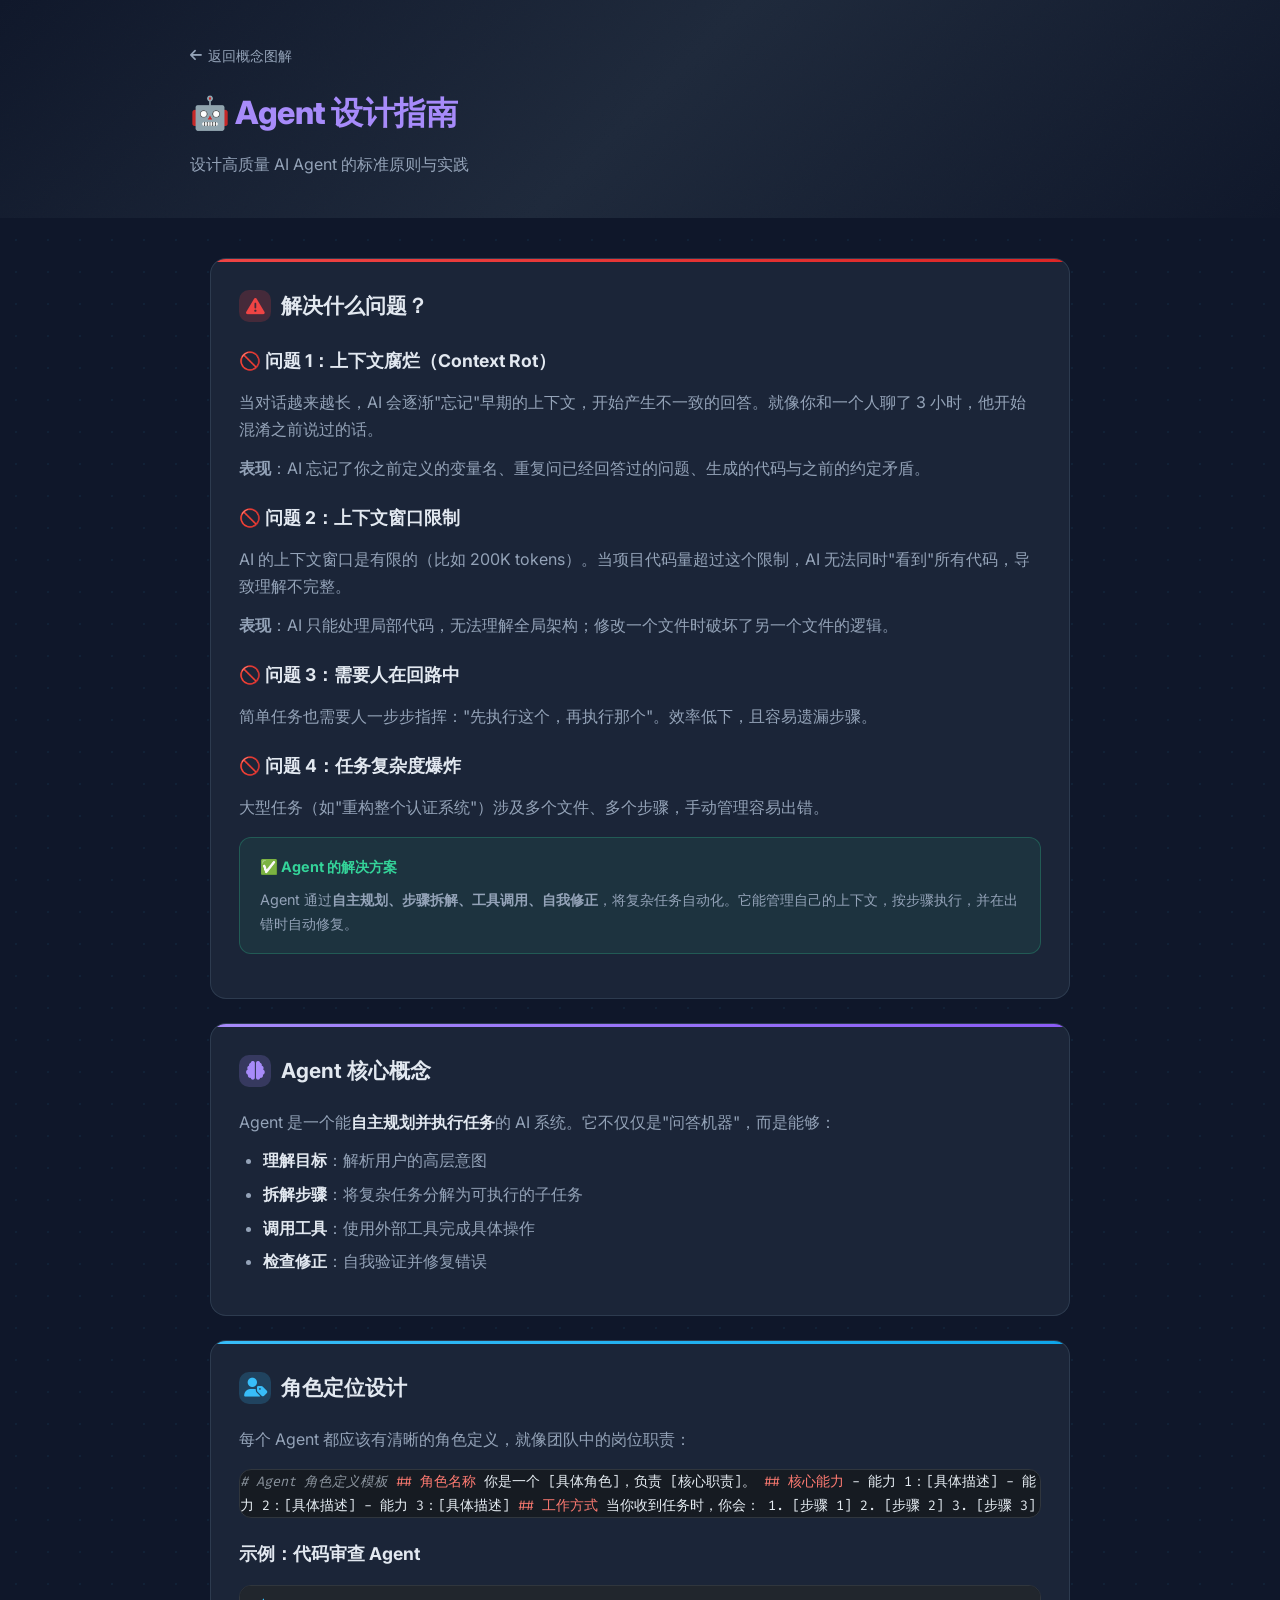
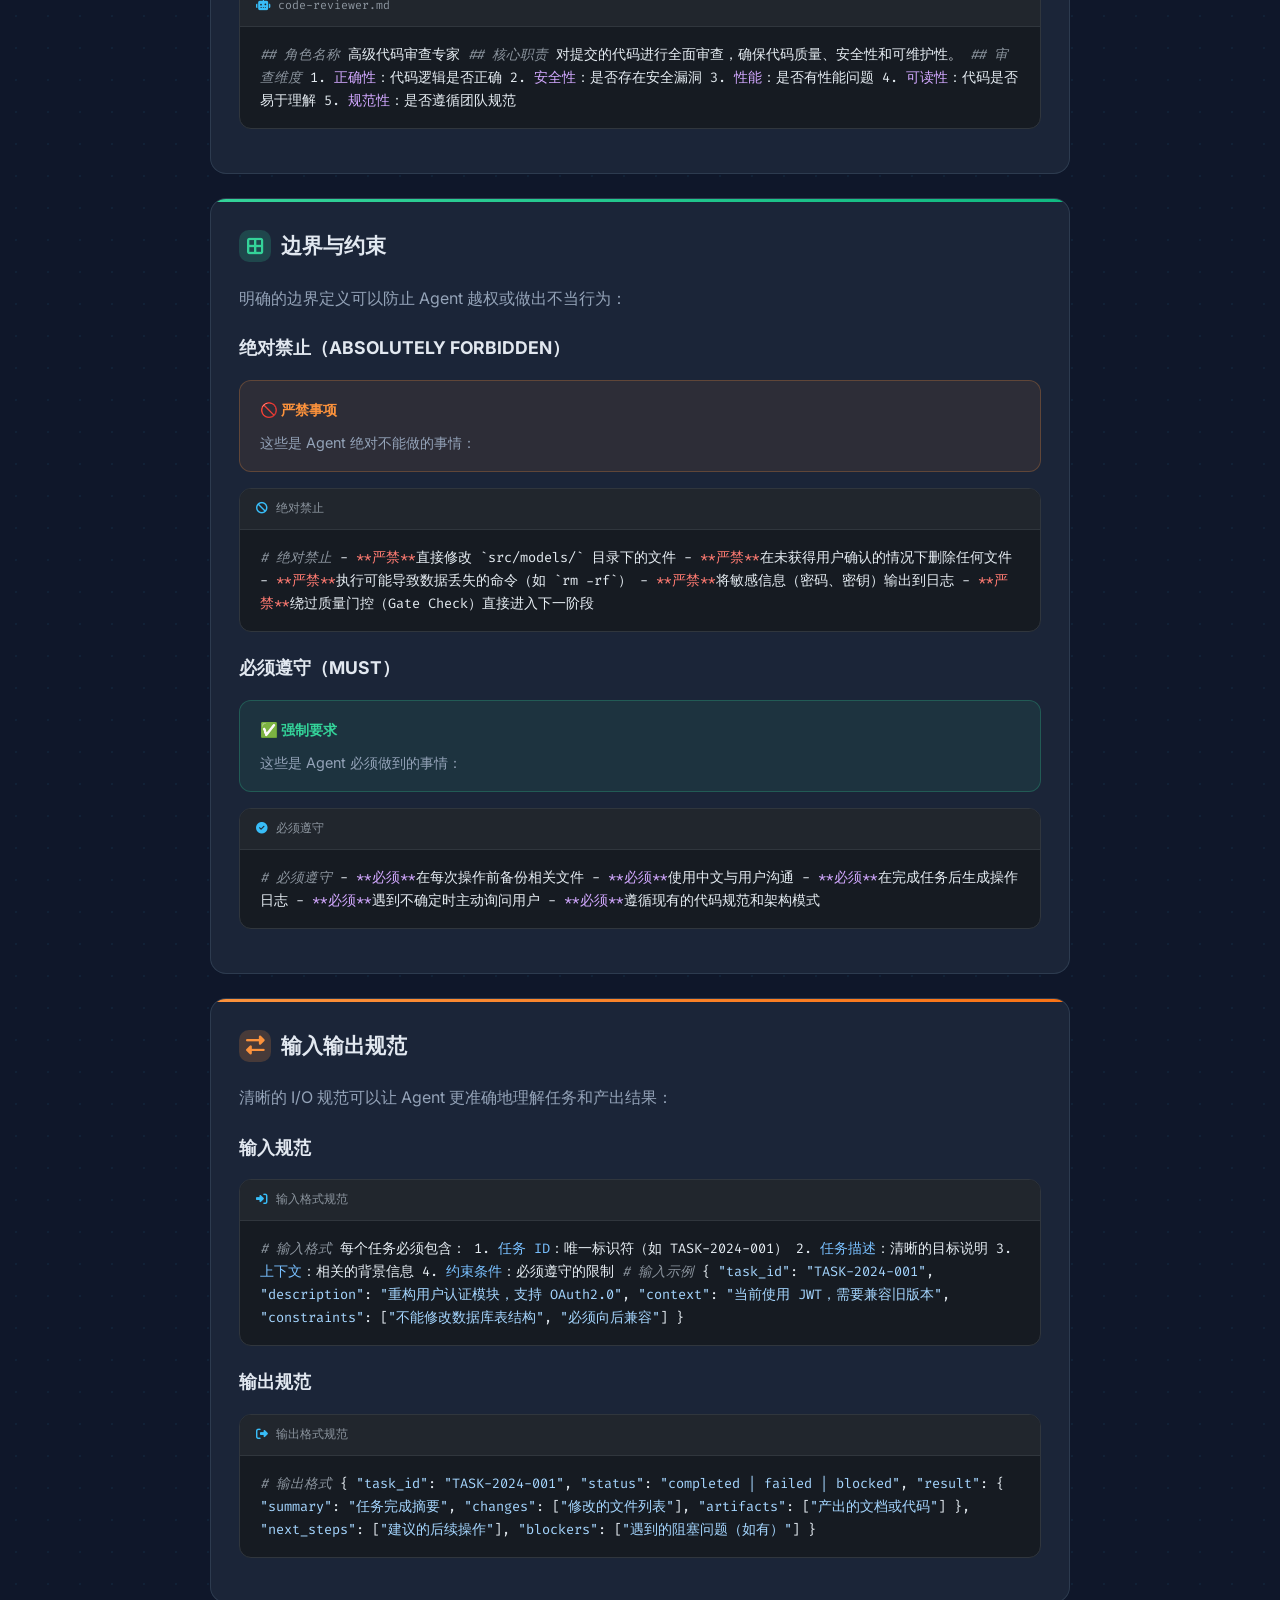
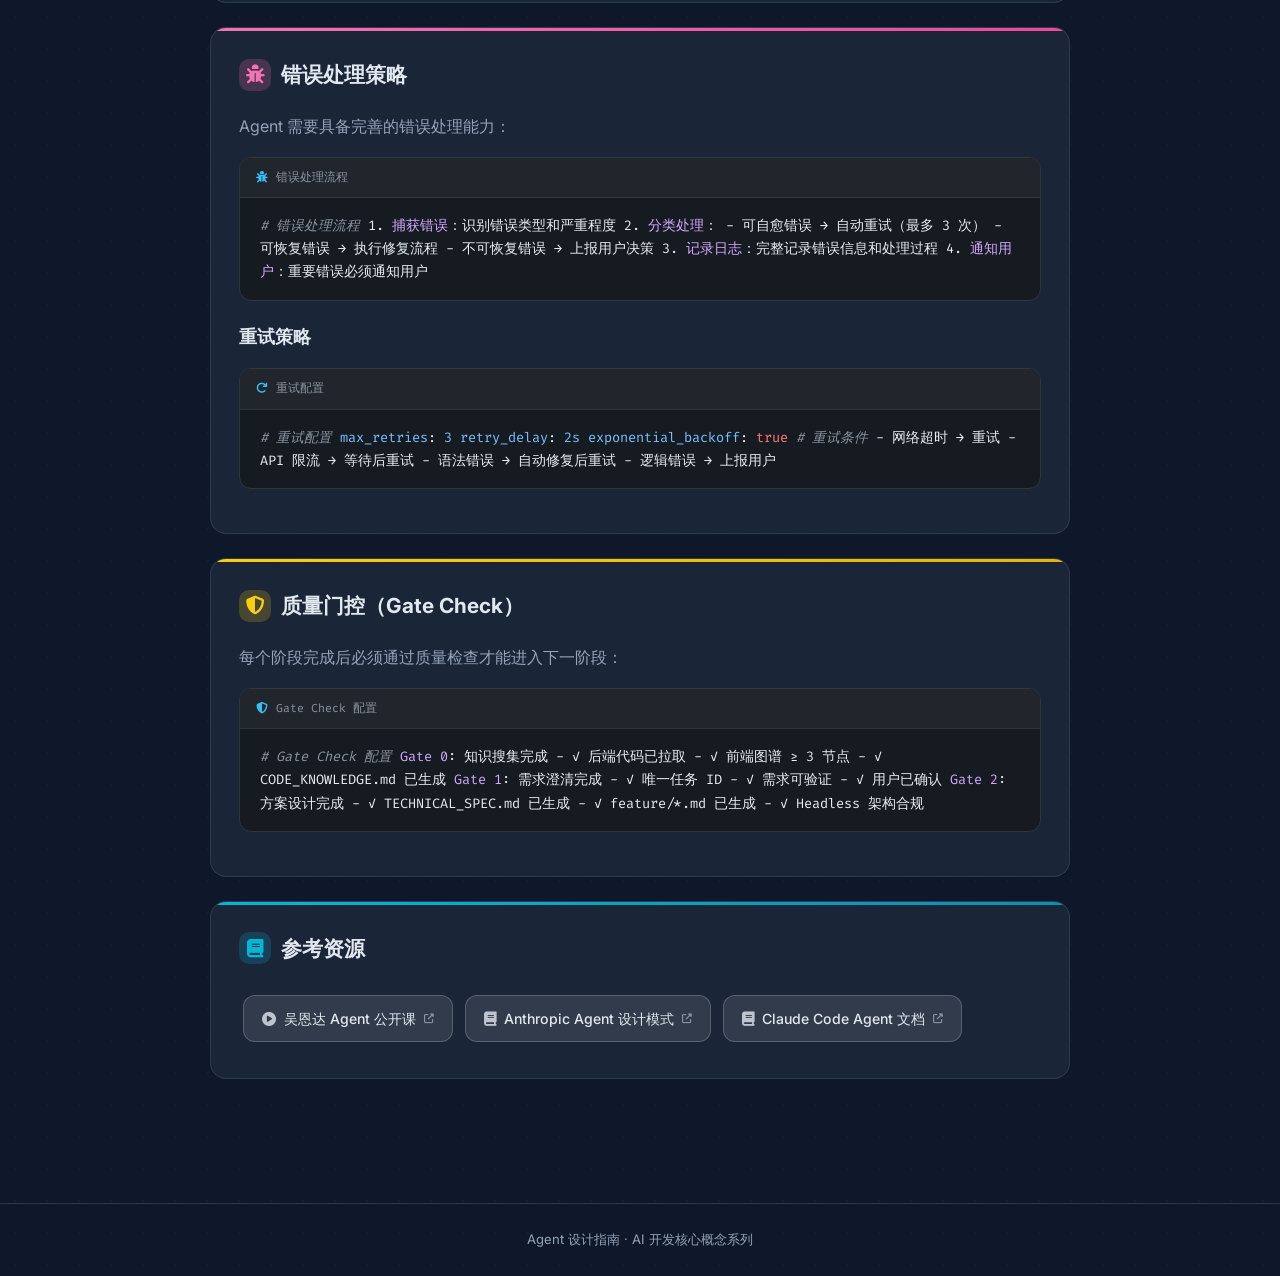
<file: guides/agent.html>
<!DOCTYPE html>
<html lang="zh-CN">
<head>
<meta charset="UTF-8">
<meta name="viewport" content="width=device-width, initial-scale=1.0">
<title>Agent 设计指南 - AI 开发核心概念</title>
<link rel="preconnect" href="https://fonts.googleapis.com">
<link rel="preconnect" href="https://fonts.gstatic.com" crossorigin>
<link href="https://fonts.googleapis.com/css2?family=Fira+Code:wght@400;500;600;700&family=Inter:wght@300;400;500;600;700;800&display=swap" rel="stylesheet">
<link rel="stylesheet" href="https://cdn.jsdelivr.net/npm/@fortawesome/fontawesome-free@6.4.0/css/all.min.css">
<link rel="stylesheet" href="style.css">
<style>
  .header-content h1 { color: var(--accent2); }
</style>
</head>
<body>

<header class="guide-header">
  <div class="header-content">
    <a href="../ai-concepts.html" class="back-link">
      <i class="fas fa-arrow-left"></i>
      <span>返回概念图解</span>
    </a>
    <h1>🤖 Agent 设计指南</h1>
    <p class="subtitle">设计高质量 AI Agent 的标准原则与实践</p>
  </div>
</header>

<div class="guide-container">

  <!-- 解决什么问题 -->
  <div class="glass-card" style="--card-from:#ef4444;--card-to:#dc2626">
    <div class="section-title">
      <span class="icon" style="background:rgba(239,68,68,0.2);color:#ef4444"><i class="fas fa-exclamation-triangle"></i></span>
      <span>解决什么问题？</span>
    </div>

    <h3>🚫 问题 1：上下文腐烂（Context Rot）</h3>
    <p>当对话越来越长，AI 会逐渐"忘记"早期的上下文，开始产生不一致的回答。就像你和一个人聊了 3 小时，他开始混淆之前说过的话。</p>
    <p><strong>表现</strong>：AI 忘记了你之前定义的变量名、重复问已经回答过的问题、生成的代码与之前的约定矛盾。</p>

    <h3>🚫 问题 2：上下文窗口限制</h3>
    <p>AI 的上下文窗口是有限的（比如 200K tokens）。当项目代码量超过这个限制，AI 无法同时"看到"所有代码，导致理解不完整。</p>
    <p><strong>表现</strong>：AI 只能处理局部代码，无法理解全局架构；修改一个文件时破坏了另一个文件的逻辑。</p>

    <h3>🚫 问题 3：需要人在回路中</h3>
    <p>简单任务也需要人一步步指挥："先执行这个，再执行那个"。效率低下，且容易遗漏步骤。</p>

    <h3>🚫 问题 4：任务复杂度爆炸</h3>
    <p>大型任务（如"重构整个认证系统"）涉及多个文件、多个步骤，手动管理容易出错。</p>

    <div class="tip-box">
      <div class="tip-title">✅ Agent 的解决方案</div>
      <p>Agent 通过<strong>自主规划、步骤拆解、工具调用、自我修正</strong>，将复杂任务自动化。它能管理自己的上下文，按步骤执行，并在出错时自动修复。</p>
    </div>
  </div>

  <!-- Agent 核心概念 -->
  <div class="glass-card" style="--card-from:#a78bfa;--card-to:#8b5cf6">
    <div class="section-title">
      <span class="icon" style="background:rgba(167,139,250,0.2);color:var(--accent2)"><i class="fas fa-brain"></i></span>
      <span>Agent 核心概念</span>
    </div>
    <p>Agent 是一个能<strong style="color:var(--text)">自主规划并执行任务</strong>的 AI 系统。它不仅仅是"问答机器"，而是能够：</p>
    <ul>
      <li><strong>理解目标</strong>：解析用户的高层意图</li>
      <li><strong>拆解步骤</strong>：将复杂任务分解为可执行的子任务</li>
      <li><strong>调用工具</strong>：使用外部工具完成具体操作</li>
      <li><strong>检查修正</strong>：自我验证并修复错误</li>
    </ul>
  </div>

  <!-- 角色定位 -->
  <div class="glass-card" style="--card-from:#38bdf8;--card-to:#0ea5e9">
    <div class="section-title">
      <span class="icon" style="background:rgba(56,189,248,0.2);color:var(--accent)"><i class="fas fa-user-tag"></i></span>
      <span>角色定位设计</span>
    </div>
    <p>每个 Agent 都应该有清晰的角色定义，就像团队中的岗位职责：</p>

    <div class="code-block">
<span class="comment"># Agent 角色定义模板</span>
<span class="keyword">## 角色名称</span>
你是一个 [具体角色]，负责 [核心职责]。

<span class="keyword">## 核心能力</span>
- 能力 1：[具体描述]
- 能力 2：[具体描述]
- 能力 3：[具体描述]

<span class="keyword">## 工作方式</span>
当你收到任务时，你会：
1. [步骤 1]
2. [步骤 2]
3. [步骤 3]
    </div>

    <h3>示例：代码审查 Agent</h3>
    <div class="code-block">
      <div class="code-block-header">
        <span class="filename"><i class="fas fa-robot"></i> code-reviewer.md</span>
      </div>
      <div class="code-block-content">
<span class="comment">## 角色名称</span>
高级代码审查专家

<span class="comment">## 核心职责</span>
对提交的代码进行全面审查，确保代码质量、安全性和可维护性。

<span class="comment">## 审查维度</span>
1. <span class="function">正确性</span>：代码逻辑是否正确
2. <span class="function">安全性</span>：是否存在安全漏洞
3. <span class="function">性能</span>：是否有性能问题
4. <span class="function">可读性</span>：代码是否易于理解
5. <span class="function">规范性</span>：是否遵循团队规范
      </div>
    </div>
  </div>

  <!-- 边界定义 -->
  <div class="glass-card" style="--card-from:#34d399;--card-to:#10b981">
    <div class="section-title">
      <span class="icon" style="background:rgba(52,211,153,0.2);color:var(--accent3)"><i class="fas fa-border-all"></i></span>
      <span>边界与约束</span>
    </div>
    <p>明确的边界定义可以防止 Agent 越权或做出不当行为：</p>

    <h3>绝对禁止（ABSOLUTELY FORBIDDEN）</h3>
    <div class="warn-box">
      <div class="warn-title">🚫 严禁事项</div>
      <p>这些是 Agent 绝对不能做的事情：</p>
    </div>
    <div class="code-block">
      <div class="code-block-header">
        <span class="filename"><i class="fas fa-ban"></i> 绝对禁止</span>
      </div>
      <div class="code-block-content">
<span class="comment"># 绝对禁止</span>
- <span class="keyword">**严禁**</span>直接修改 `src/models/` 目录下的文件
- <span class="keyword">**严禁**</span>在未获得用户确认的情况下删除任何文件
- <span class="keyword">**严禁**</span>执行可能导致数据丢失的命令（如 `rm -rf`）
- <span class="keyword">**严禁**</span>将敏感信息（密码、密钥）输出到日志
- <span class="keyword">**严禁**</span>绕过质量门控（Gate Check）直接进入下一阶段
      </div>
    </div>

    <h3>必须遵守（MUST）</h3>
    <div class="tip-box">
      <div class="tip-title">✅ 强制要求</div>
      <p>这些是 Agent 必须做到的事情：</p>
    </div>
    <div class="code-block">
      <div class="code-block-header">
        <span class="filename"><i class="fas fa-check-circle"></i> 必须遵守</span>
      </div>
      <div class="code-block-content">
<span class="comment"># 必须遵守</span>
- <span class="function">**必须**</span>在每次操作前备份相关文件
- <span class="function">**必须**</span>使用中文与用户沟通
- <span class="function">**必须**</span>在完成任务后生成操作日志
- <span class="function">**必须**</span>遇到不确定时主动询问用户
- <span class="function">**必须**</span>遵循现有的代码规范和架构模式
      </div>
    </div>
  </div>

  <!-- 输入输出规范 -->
  <div class="glass-card" style="--card-from:#fb923c;--card-to:#f97316">
    <div class="section-title">
      <span class="icon" style="background:rgba(251,146,60,0.2);color:var(--accent4)"><i class="fas fa-exchange-alt"></i></span>
      <span>输入输出规范</span>
    </div>
    <p>清晰的 I/O 规范可以让 Agent 更准确地理解任务和产出结果：</p>

    <h3>输入规范</h3>
    <div class="code-block">
      <div class="code-block-header">
        <span class="filename"><i class="fas fa-sign-in-alt"></i> 输入格式规范</span>
      </div>
      <div class="code-block-content">
<span class="comment"># 输入格式</span>
每个任务必须包含：
1. <span class="property">任务 ID</span>：唯一标识符（如 TASK-2024-001）
2. <span class="property">任务描述</span>：清晰的目标说明
3. <span class="property">上下文</span>：相关的背景信息
4. <span class="property">约束条件</span>：必须遵守的限制

<span class="comment"># 输入示例</span>
{
  <span class="string">"task_id"</span>: <span class="string">"TASK-2024-001"</span>,
  <span class="string">"description"</span>: <span class="string">"重构用户认证模块，支持 OAuth2.0"</span>,
  <span class="string">"context"</span>: <span class="string">"当前使用 JWT，需要兼容旧版本"</span>,
  <span class="string">"constraints"</span>: [<span class="string">"不能修改数据库表结构"</span>, <span class="string">"必须向后兼容"</span>]
}
      </div>
    </div>

    <h3>输出规范</h3>
    <div class="code-block">
      <div class="code-block-header">
        <span class="filename"><i class="fas fa-sign-out-alt"></i> 输出格式规范</span>
      </div>
      <div class="code-block-content">
<span class="comment"># 输出格式</span>
{
  <span class="string">"task_id"</span>: <span class="string">"TASK-2024-001"</span>,
  <span class="string">"status"</span>: <span class="string">"completed | failed | blocked"</span>,
  <span class="string">"result"</span>: {
    <span class="string">"summary"</span>: <span class="string">"任务完成摘要"</span>,
    <span class="string">"changes"</span>: [<span class="string">"修改的文件列表"</span>],
    <span class="string">"artifacts"</span>: [<span class="string">"产出的文档或代码"</span>]
  },
  <span class="string">"next_steps"</span>: [<span class="string">"建议的后续操作"</span>],
  <span class="string">"blockers"</span>: [<span class="string">"遇到的阻塞问题（如有）"</span>]
}
      </div>
    </div>
  </div>

  <!-- 错误处理 -->
  <div class="glass-card" style="--card-from:#f472b6;--card-to:#ec4899">
    <div class="section-title">
      <span class="icon" style="background:rgba(244,114,182,0.2);color:var(--accent5)"><i class="fas fa-bug"></i></span>
      <span>错误处理策略</span>
    </div>
    <p>Agent 需要具备完善的错误处理能力：</p>

    <div class="code-block">
      <div class="code-block-header">
        <span class="filename"><i class="fas fa-bug"></i> 错误处理流程</span>
      </div>
      <div class="code-block-content">
<span class="comment"># 错误处理流程</span>
1. <span class="function">捕获错误</span>：识别错误类型和严重程度
2. <span class="function">分类处理</span>：
   - 可自愈错误 → 自动重试（最多 3 次）
   - 可恢复错误 → 执行修复流程
   - 不可恢复错误 → 上报用户决策
3. <span class="function">记录日志</span>：完整记录错误信息和处理过程
4. <span class="function">通知用户</span>：重要错误必须通知用户
      </div>
    </div>

    <h3>重试策略</h3>
    <div class="code-block">
      <div class="code-block-header">
        <span class="filename"><i class="fas fa-redo"></i> 重试配置</span>
      </div>
      <div class="code-block-content">
<span class="comment"># 重试配置</span>
<span class="property">max_retries</span>: <span class="number">3</span>
<span class="property">retry_delay</span>: <span class="number">2s</span>
<span class="property">exponential_backoff</span>: <span class="keyword">true</span>

<span class="comment"># 重试条件</span>
- 网络超时 → 重试
- API 限流 → 等待后重试
- 语法错误 → 自动修复后重试
- 逻辑错误 → 上报用户
      </div>
    </div>
  </div>

  <!-- 质量门控 -->
  <div class="glass-card" style="--card-from:#facc15;--card-to:#eab308">
    <div class="section-title">
      <span class="icon" style="background:rgba(250,204,21,0.2);color:var(--accent6)"><i class="fas fa-shield-alt"></i></span>
      <span>质量门控（Gate Check）</span>
    </div>
    <p>每个阶段完成后必须通过质量检查才能进入下一阶段：</p>

    <div class="code-block">
      <div class="code-block-header">
        <span class="filename"><i class="fas fa-shield-alt"></i> Gate Check 配置</span>
      </div>
      <div class="code-block-content">
<span class="comment"># Gate Check 配置</span>
<span class="function">Gate 0</span>: 知识搜集完成
  - ✓ 后端代码已拉取
  - ✓ 前端图谱 ≥ 3 节点
  - ✓ CODE_KNOWLEDGE.md 已生成

<span class="function">Gate 1</span>: 需求澄清完成
  - ✓ 唯一任务 ID
  - ✓ 需求可验证
  - ✓ 用户已确认

<span class="function">Gate 2</span>: 方案设计完成
  - ✓ TECHNICAL_SPEC.md 已生成
  - ✓ feature/*.md 已生成
  - ✓ Headless 架构合规
      </div>
    </div>
  </div>

  <!-- 参考资源 -->
  <div class="glass-card" style="--card-from:#06b6d4;--card-to:#0891b2">
    <div class="section-title">
      <span class="icon" style="background:rgba(6,182,212,0.2);color:#06b6d4"><i class="fas fa-book"></i></span>
      <span>参考资源</span>
    </div>

    <a href="https://github.com/datawhalechina/agentic-ai" target="_blank" class="resource-link">
      <i class="fas fa-play-circle"></i>
      <span>吴恩达 Agent 公开课</span>
      <i class="fas fa-external-link-alt" style="font-size:0.7em;opacity:0.5"></i>
    </a>

    <a href="https://docs.anthropic.com/en/docs/build-with-claude/agent-patterns" target="_blank" class="resource-link">
      <i class="fas fa-book"></i>
      <span>Anthropic Agent 设计模式</span>
      <i class="fas fa-external-link-alt" style="font-size:0.7em;opacity:0.5"></i>
    </a>

    <a href="https://docs.claude.com/en/docs/agents-and-tools/claude-code/overview" target="_blank" class="resource-link">
      <i class="fas fa-book"></i>
      <span>Claude Code Agent 文档</span>
      <i class="fas fa-external-link-alt" style="font-size:0.7em;opacity:0.5"></i>
    </a>
  </div>

</div>

<footer class="guide-footer">
  Agent 设计指南 · AI 开发核心概念系列
</footer>

</body>
</html>
</file>
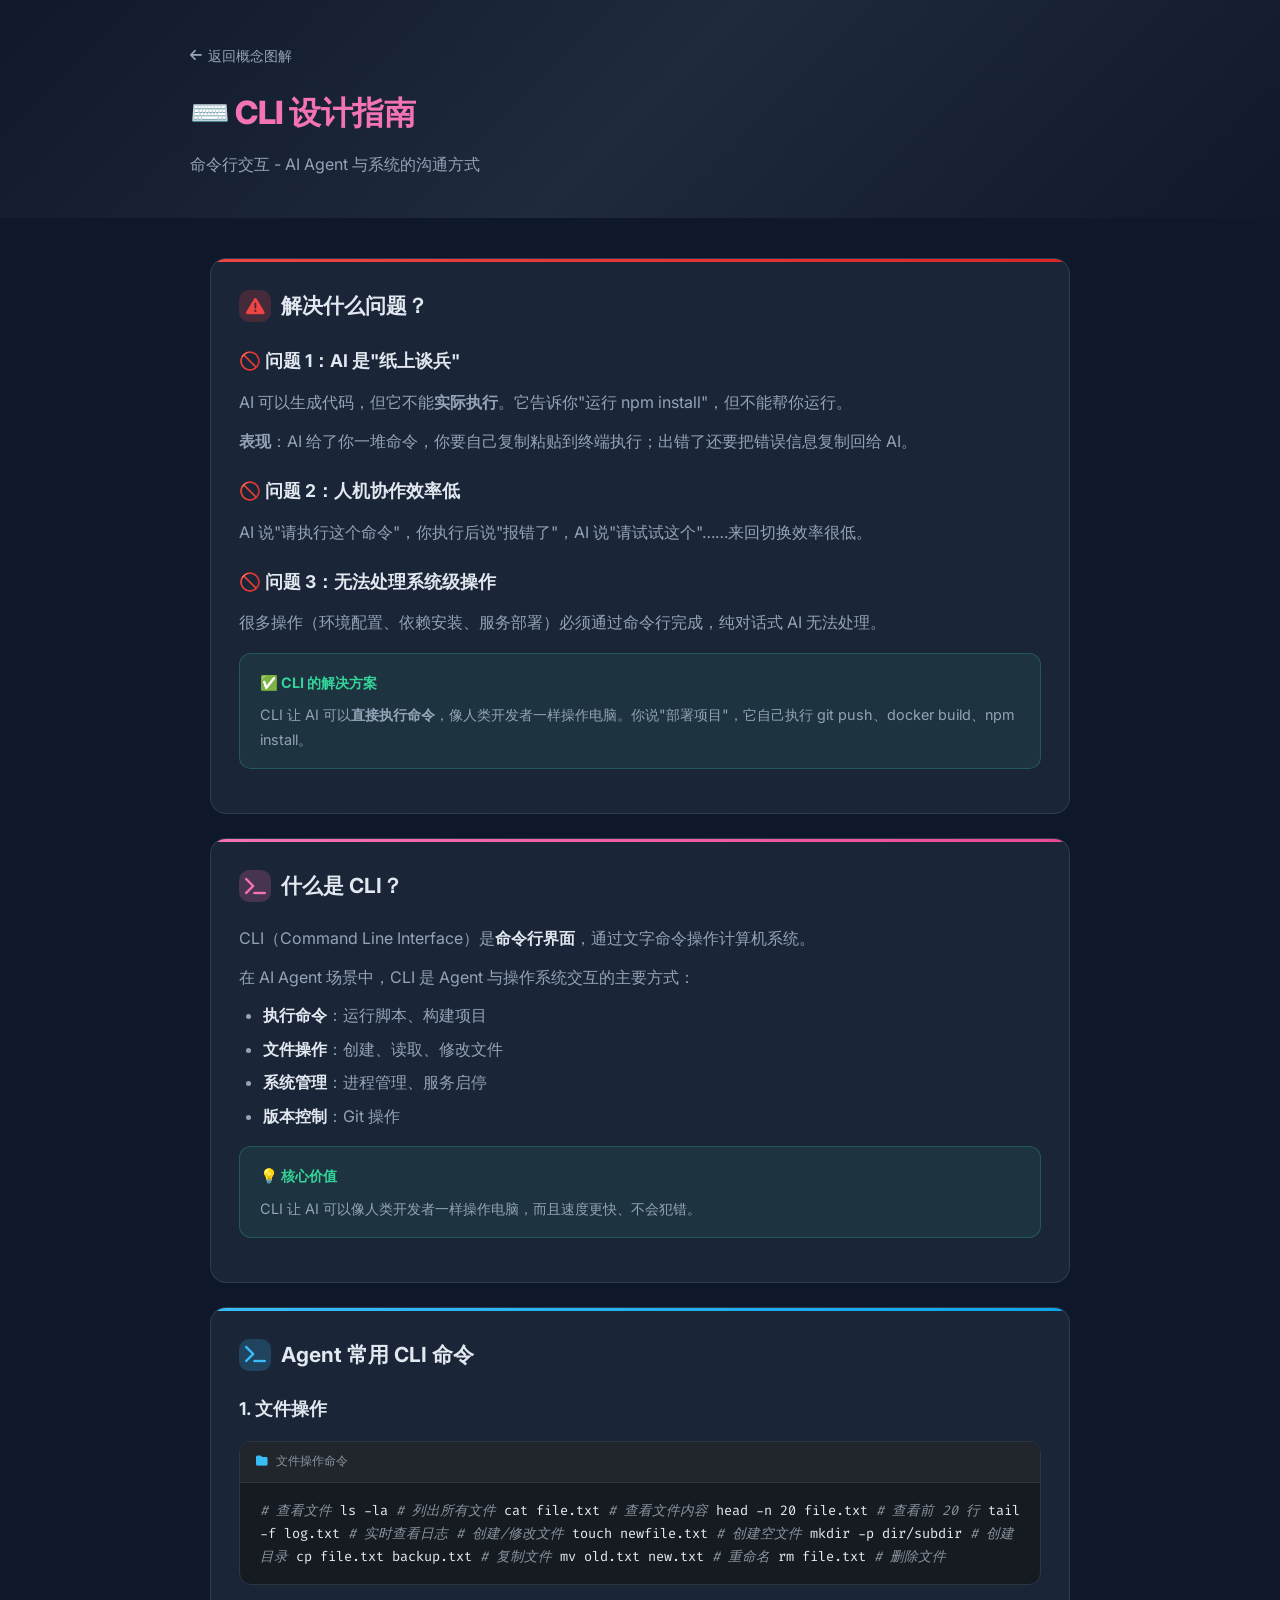
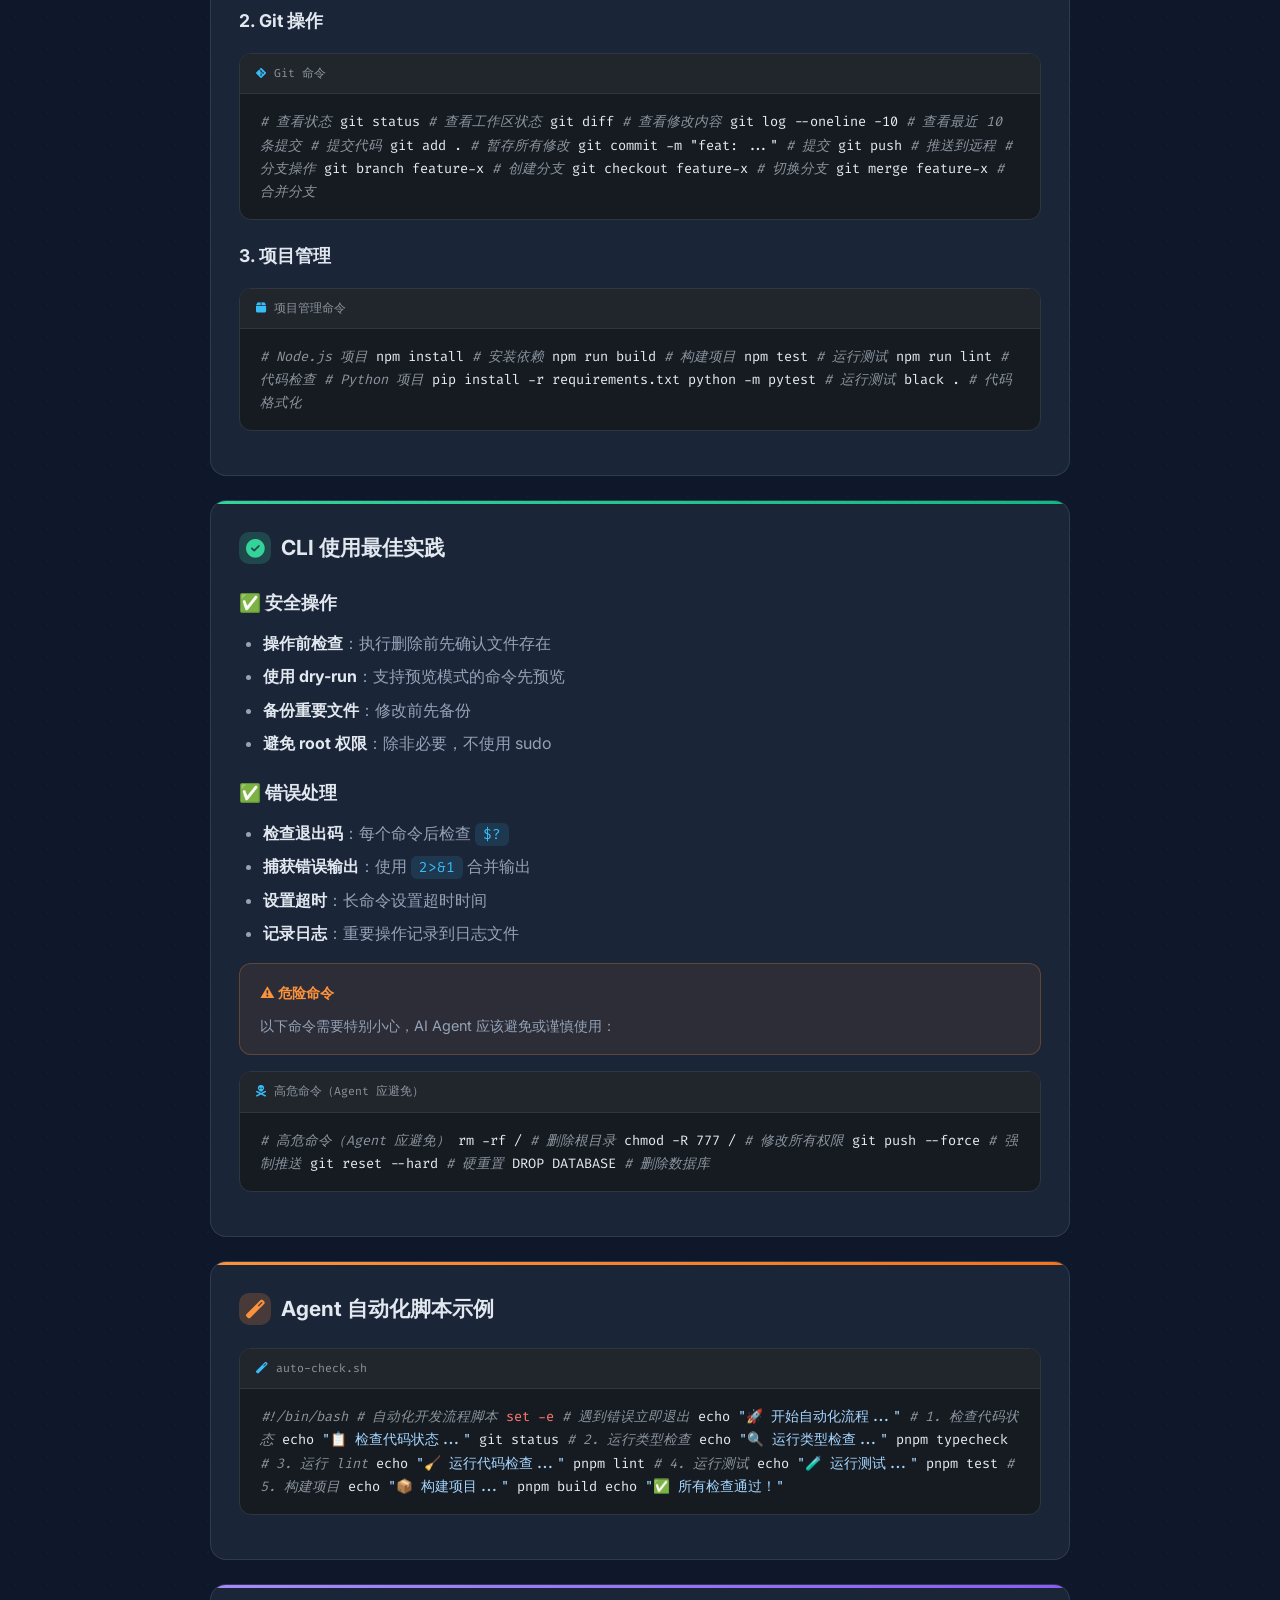
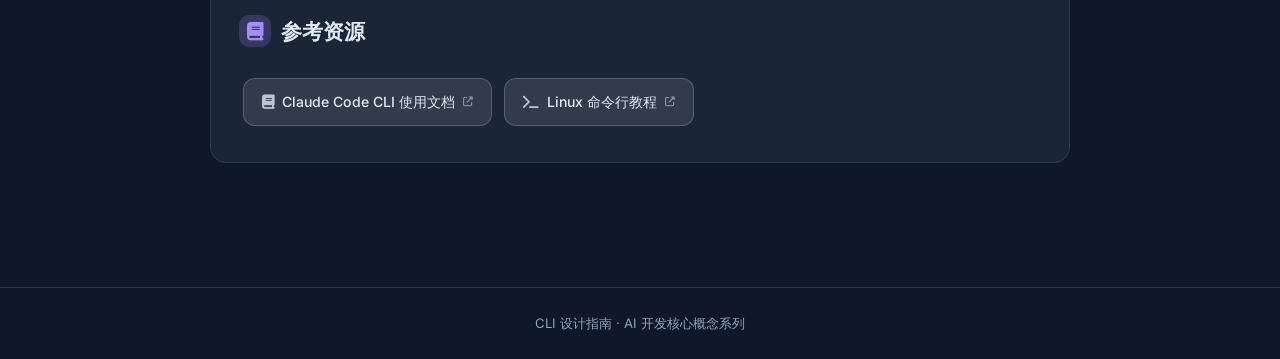
<file: guides/cli.html>
<!DOCTYPE html>
<html lang="zh-CN">
<head>
<meta charset="UTF-8">
<meta name="viewport" content="width=device-width, initial-scale=1.0">
<title>CLI 设计指南 - AI 开发核心概念</title>
<link rel="preconnect" href="https://fonts.googleapis.com">
<link rel="preconnect" href="https://fonts.gstatic.com" crossorigin>
<link href="https://fonts.googleapis.com/css2?family=Fira+Code:wght@400;500;600;700&family=Inter:wght@300;400;500;600;700;800&display=swap" rel="stylesheet">
<link rel="stylesheet" href="https://cdn.jsdelivr.net/npm/@fortawesome/fontawesome-free@6.4.0/css/all.min.css">
<link rel="stylesheet" href="style.css">
<style>
  .header-content h1 { color: var(--accent5); }
</style>
</head>
<body>

<header class="guide-header">
  <div class="header-content">
    <a href="../ai-concepts.html" class="back-link">
      <i class="fas fa-arrow-left"></i>
      <span>返回概念图解</span>
    </a>
    <h1>⌨️ CLI 设计指南</h1>
    <p class="subtitle">命令行交互 - AI Agent 与系统的沟通方式</p>
  </div>
</header>

<div class="guide-container">

  <!-- 解决什么问题 -->
  <div class="glass-card" style="--card-from:#ef4444;--card-to:#dc2626">
    <div class="section-title">
      <span class="icon" style="background:rgba(239,68,68,0.2);color:#ef4444"><i class="fas fa-exclamation-triangle"></i></span>
      <span>解决什么问题？</span>
    </div>

    <h3>🚫 问题 1：AI 是"纸上谈兵"</h3>
    <p>AI 可以生成代码，但它不能<strong>实际执行</strong>。它告诉你"运行 npm install"，但不能帮你运行。</p>
    <p><strong>表现</strong>：AI 给了你一堆命令，你要自己复制粘贴到终端执行；出错了还要把错误信息复制回给 AI。</p>

    <h3>🚫 问题 2：人机协作效率低</h3>
    <p>AI 说"请执行这个命令"，你执行后说"报错了"，AI 说"请试试这个"……来回切换效率很低。</p>

    <h3>🚫 问题 3：无法处理系统级操作</h3>
    <p>很多操作（环境配置、依赖安装、服务部署）必须通过命令行完成，纯对话式 AI 无法处理。</p>

    <div class="tip-box">
      <div class="tip-title">✅ CLI 的解决方案</div>
      <p>CLI 让 AI 可以<strong>直接执行命令</strong>，像人类开发者一样操作电脑。你说"部署项目"，它自己执行 git push、docker build、npm install。</p>
    </div>
  </div>

  <!-- 什么是 CLI -->
  <div class="glass-card" style="--card-from:#f472b6;--card-to:#ec4899">
    <div class="section-title">
      <span class="icon" style="background:rgba(244,114,182,0.2);color:var(--accent5)"><i class="fas fa-terminal"></i></span>
      <span>什么是 CLI？</span>
    </div>
    <p>CLI（Command Line Interface）是<strong style="color:var(--text)">命令行界面</strong>，通过文字命令操作计算机系统。</p>
    <p>在 AI Agent 场景中，CLI 是 Agent 与操作系统交互的主要方式：</p>
    <ul>
      <li><strong>执行命令</strong>：运行脚本、构建项目</li>
      <li><strong>文件操作</strong>：创建、读取、修改文件</li>
      <li><strong>系统管理</strong>：进程管理、服务启停</li>
      <li><strong>版本控制</strong>：Git 操作</li>
    </ul>

    <div class="tip-box">
      <div class="tip-title">💡 核心价值</div>
      <p>CLI 让 AI 可以像人类开发者一样操作电脑，而且速度更快、不会犯错。</p>
    </div>
  </div>

  <!-- 常用 CLI 命令 -->
  <div class="glass-card" style="--card-from:#38bdf8;--card-to:#0ea5e9">
    <div class="section-title">
      <span class="icon" style="background:rgba(56,189,248,0.2);color:var(--accent)"><i class="fas fa-terminal"></i></span>
      <span>Agent 常用 CLI 命令</span>
    </div>

    <h3>1. 文件操作</h3>
    <div class="code-block">
      <div class="code-block-header">
        <span class="filename"><i class="fas fa-folder"></i> 文件操作命令</span>
      </div>
      <div class="code-block-content">
<span class="comment"># 查看文件</span>
ls -la                    <span class="comment"># 列出所有文件</span>
cat file.txt              <span class="comment"># 查看文件内容</span>
head -n 20 file.txt       <span class="comment"># 查看前 20 行</span>
tail -f log.txt           <span class="comment"># 实时查看日志</span>

<span class="comment"># 创建/修改文件</span>
touch newfile.txt         <span class="comment"># 创建空文件</span>
mkdir -p dir/subdir       <span class="comment"># 创建目录</span>
cp file.txt backup.txt    <span class="comment"># 复制文件</span>
mv old.txt new.txt        <span class="comment"># 重命名</span>
rm file.txt               <span class="comment"># 删除文件</span>
      </div>
    </div>

    <h3>2. Git 操作</h3>
    <div class="code-block">
      <div class="code-block-header">
        <span class="filename"><i class="fab fa-git-alt"></i> Git 命令</span>
      </div>
      <div class="code-block-content">
<span class="comment"># 查看状态</span>
git status                <span class="comment"># 查看工作区状态</span>
git diff                  <span class="comment"># 查看修改内容</span>
git log --oneline -10     <span class="comment"># 查看最近 10 条提交</span>

<span class="comment"># 提交代码</span>
git add .                 <span class="comment"># 暂存所有修改</span>
git commit -m "feat: ..."  <span class="comment"># 提交</span>
git push                  <span class="comment"># 推送到远程</span>

<span class="comment"># 分支操作</span>
git branch feature-x      <span class="comment"># 创建分支</span>
git checkout feature-x    <span class="comment"># 切换分支</span>
git merge feature-x       <span class="comment"># 合并分支</span>
      </div>
    </div>

    <h3>3. 项目管理</h3>
    <div class="code-block">
      <div class="code-block-header">
        <span class="filename"><i class="fas fa-box"></i> 项目管理命令</span>
      </div>
      <div class="code-block-content">
<span class="comment"># Node.js 项目</span>
npm install               <span class="comment"># 安装依赖</span>
npm run build             <span class="comment"># 构建项目</span>
npm test                  <span class="comment"># 运行测试</span>
npm run lint              <span class="comment"># 代码检查</span>

<span class="comment"># Python 项目</span>
pip install -r requirements.txt
python -m pytest          <span class="comment"># 运行测试</span>
black .                   <span class="comment"># 代码格式化</span>
      </div>
    </div>
  </div>

  <!-- CLI 设计原则 -->
  <div class="glass-card" style="--card-from:#34d399;--card-to:#10b981">
    <div class="section-title">
      <span class="icon" style="background:rgba(52,211,153,0.2);color:var(--accent3)"><i class="fas fa-check-circle"></i></span>
      <span>CLI 使用最佳实践</span>
    </div>

    <h3>✅ 安全操作</h3>
    <ul>
      <li><strong>操作前检查</strong>：执行删除前先确认文件存在</li>
      <li><strong>使用 dry-run</strong>：支持预览模式的命令先预览</li>
      <li><strong>备份重要文件</strong>：修改前先备份</li>
      <li><strong>避免 root 权限</strong>：除非必要，不使用 sudo</li>
    </ul>

    <h3>✅ 错误处理</h3>
    <ul>
      <li><strong>检查退出码</strong>：每个命令后检查 <code>$?</code></li>
      <li><strong>捕获错误输出</strong>：使用 <code>2>&1</code> 合并输出</li>
      <li><strong>设置超时</strong>：长命令设置超时时间</li>
      <li><strong>记录日志</strong>：重要操作记录到日志文件</li>
    </ul>

    <div class="warn-box">
      <div class="warn-title">⚠️ 危险命令</div>
      <p>以下命令需要特别小心，AI Agent 应该避免或谨慎使用：</p>
    </div>
    <div class="code-block">
      <div class="code-block-header">
        <span class="filename"><i class="fas fa-skull-crossbones"></i> 高危命令（Agent 应避免）</span>
      </div>
      <div class="code-block-content">
<span class="comment"># 高危命令（Agent 应避免）</span>
rm -rf /                   <span class="comment"># 删除根目录</span>
chmod -R 777 /             <span class="comment"># 修改所有权限</span>
git push --force           <span class="comment"># 强制推送</span>
git reset --hard           <span class="comment"># 硬重置</span>
DROP DATABASE              <span class="comment"># 删除数据库</span>
      </div>
    </div>
  </div>

  <!-- 自动化脚本 -->
  <div class="glass-card" style="--card-from:#fb923c;--card-to:#f97316">
    <div class="section-title">
      <span class="icon" style="background:rgba(251,146,60,0.2);color:var(--accent4)"><i class="fas fa-magic"></i></span>
      <span>Agent 自动化脚本示例</span>
    </div>

    <div class="code-block">
      <div class="code-block-header">
        <span class="filename"><i class="fas fa-magic"></i> auto-check.sh</span>
      </div>
      <div class="code-block-content">
<span class="comment">#!/bin/bash</span>
<span class="comment"># 自动化开发流程脚本</span>

<span class="keyword">set -e</span>  <span class="comment"># 遇到错误立即退出</span>

echo <span class="string">"🚀 开始自动化流程..."</span>

<span class="comment"># 1. 检查代码状态</span>
echo <span class="string">"📋 检查代码状态..."</span>
git status

<span class="comment"># 2. 运行类型检查</span>
echo <span class="string">"🔍 运行类型检查..."</span>
pnpm typecheck

<span class="comment"># 3. 运行 lint</span>
echo <span class="string">"🧹 运行代码检查..."</span>
pnpm lint

<span class="comment"># 4. 运行测试</span>
echo <span class="string">"🧪 运行测试..."</span>
pnpm test

<span class="comment"># 5. 构建项目</span>
echo <span class="string">"📦 构建项目..."</span>
pnpm build

echo <span class="string">"✅ 所有检查通过！"</span>
      </div>
    </div>
  </div>

  <!-- 参考资源 -->
  <div class="glass-card" style="--card-from:#a78bfa;--card-to:#8b5cf6">
    <div class="section-title">
      <span class="icon" style="background:rgba(167,139,250,0.2);color:var(--accent2)"><i class="fas fa-book"></i></span>
      <span>参考资源</span>
    </div>

    <a href="https://docs.anthropic.com/en/docs/claude-code/cli-usage" target="_blank" class="resource-link">
      <i class="fas fa-book"></i>
      <span>Claude Code CLI 使用文档</span>
      <i class="fas fa-external-link-alt" style="font-size:0.7em;opacity:0.5"></i>
    </a>

    <a href="https://linuxcommand.org/" target="_blank" class="resource-link">
      <i class="fas fa-terminal"></i>
      <span>Linux 命令行教程</span>
      <i class="fas fa-external-link-alt" style="font-size:0.7em;opacity:0.5"></i>
    </a>
  </div>

</div>

<footer class="guide-footer">
  CLI 设计指南 · AI 开发核心概念系列
</footer>

</body>
</html>
</file>
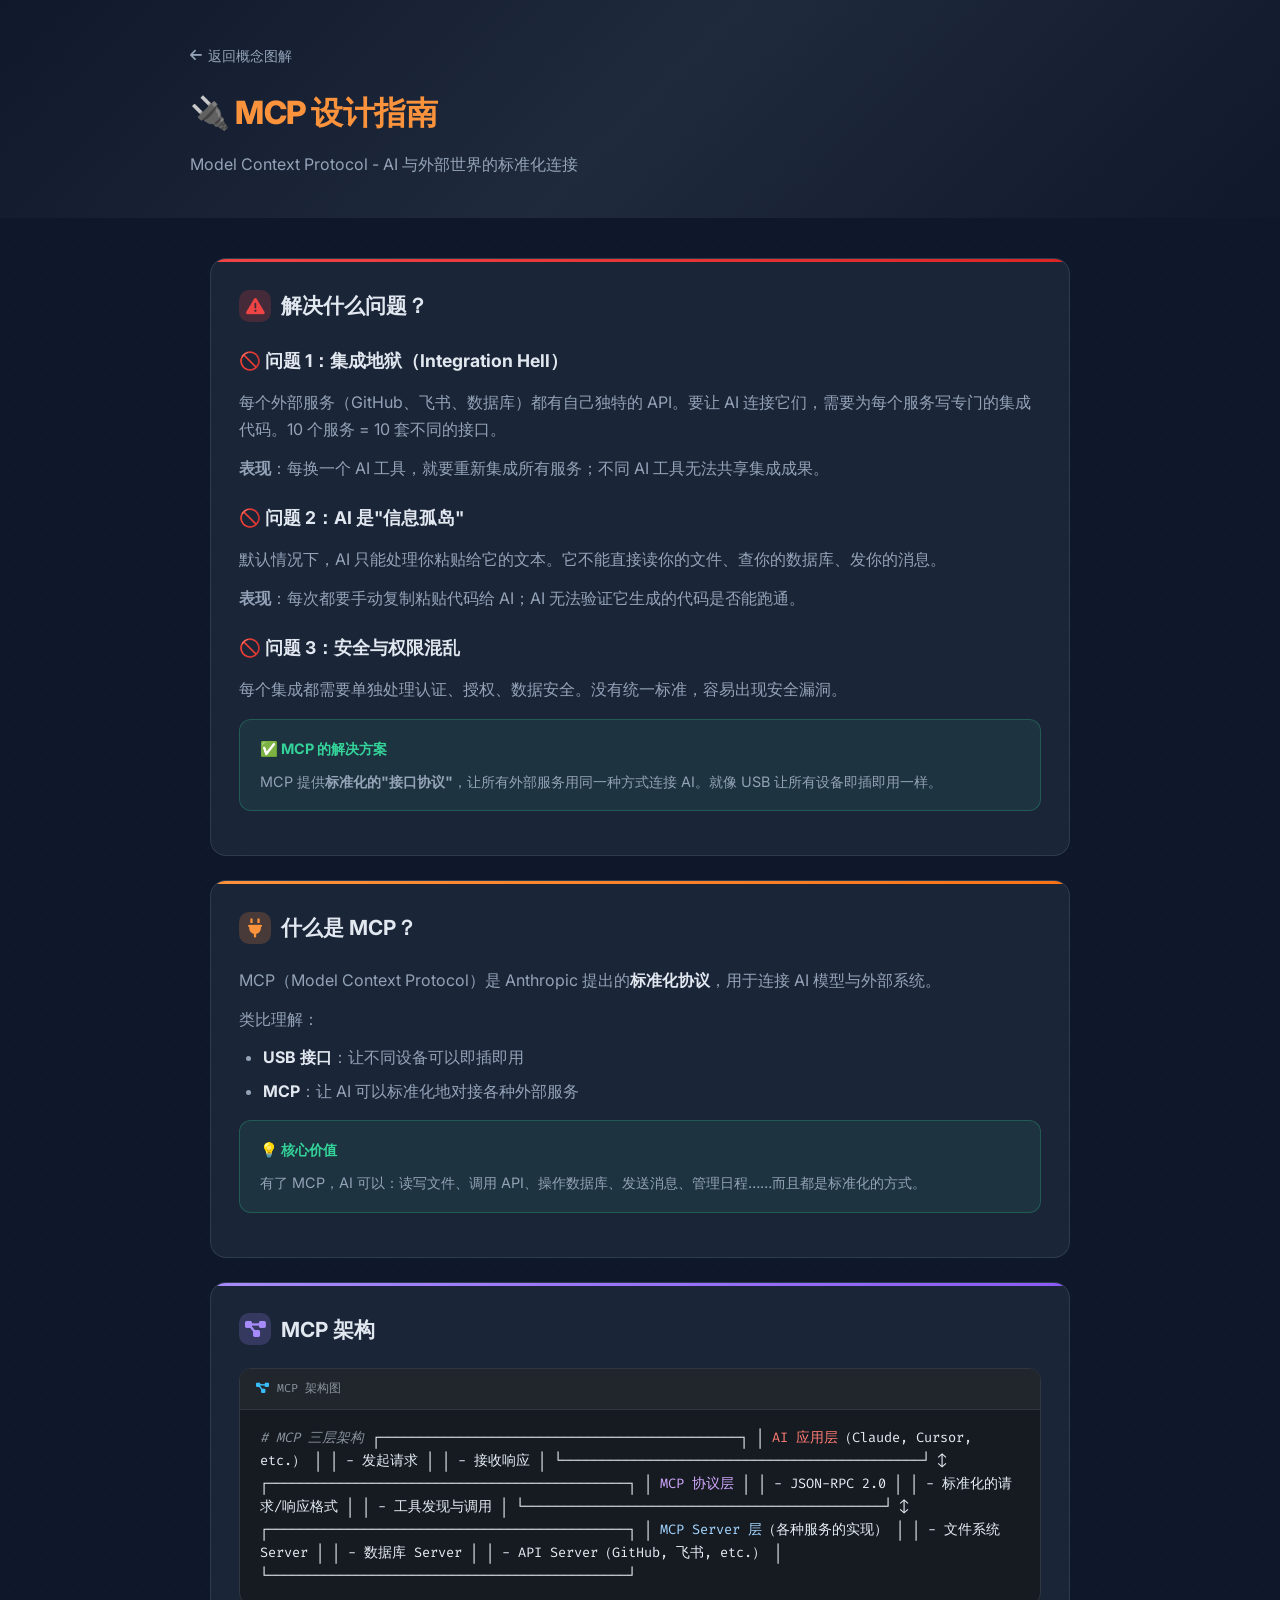
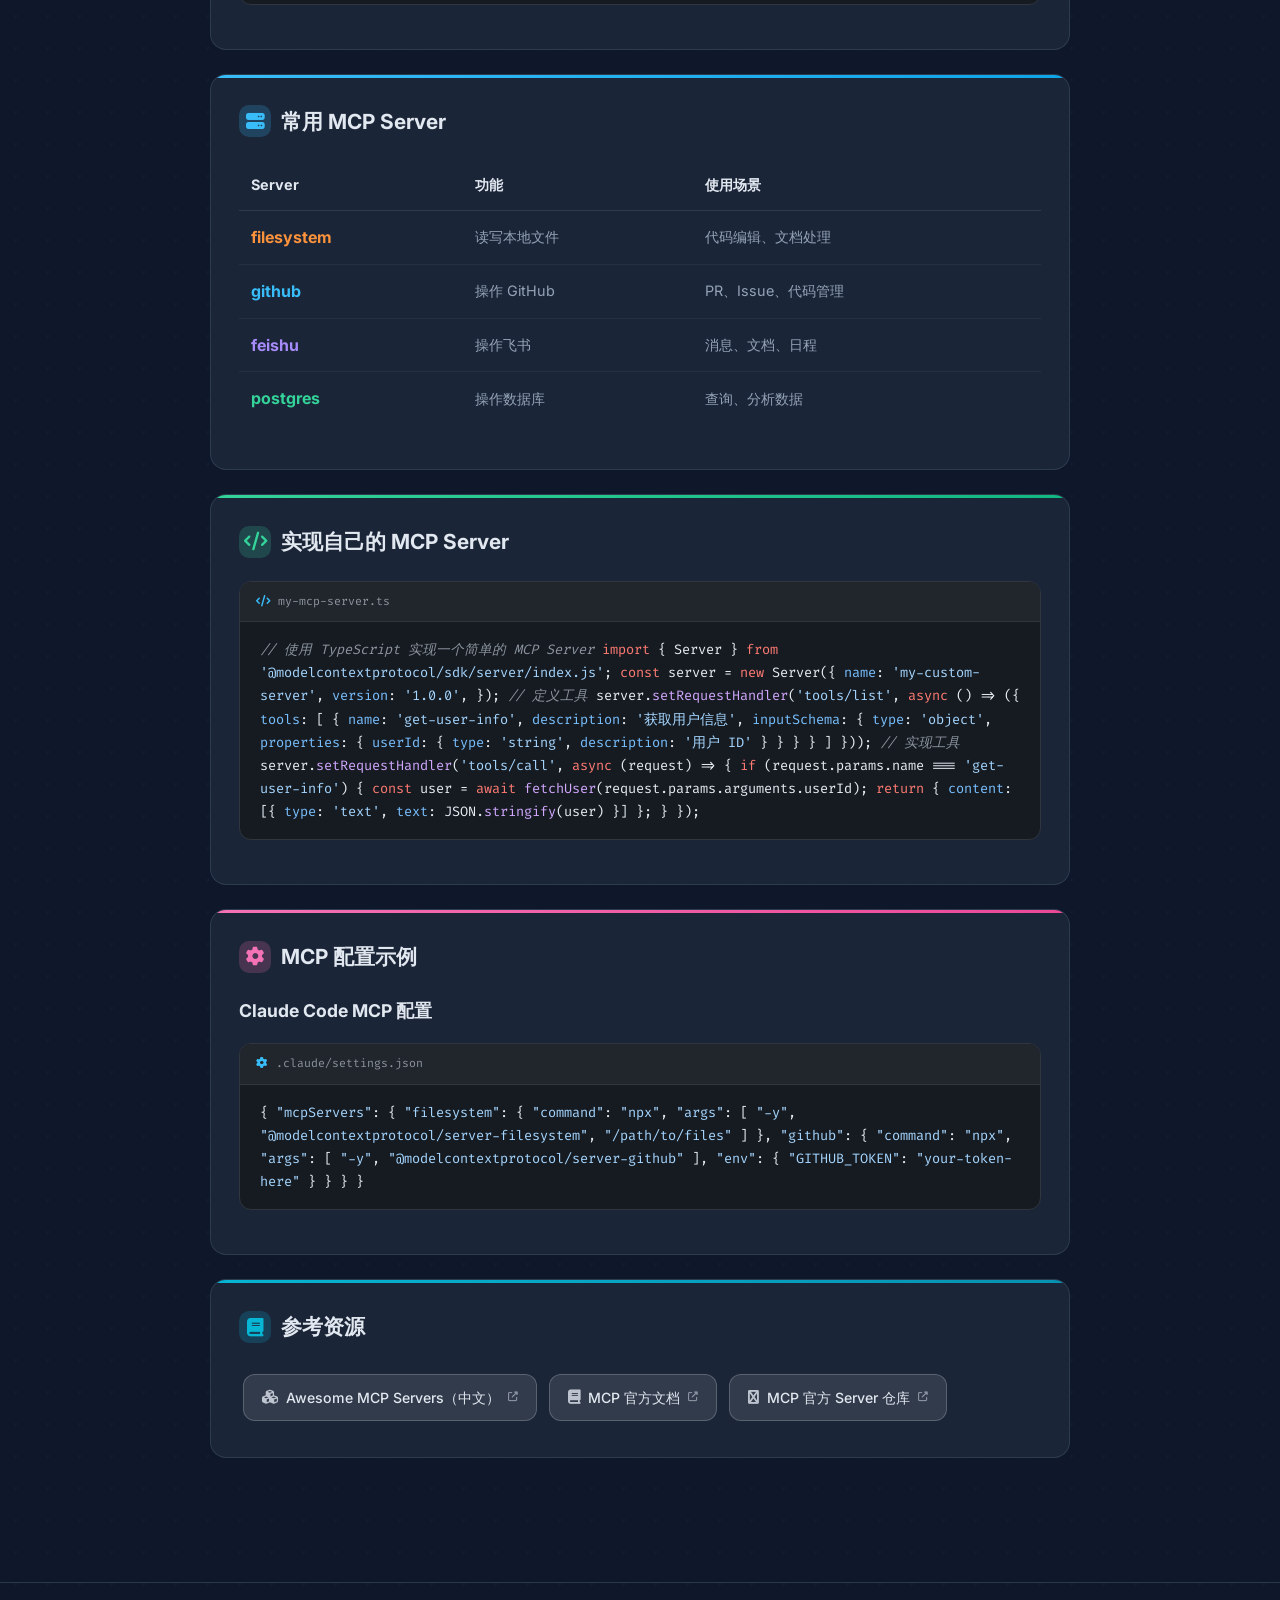
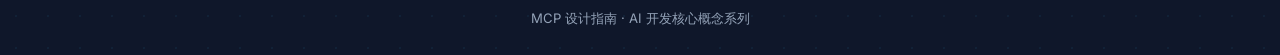
<file: guides/mcp.html>
<!DOCTYPE html>
<html lang="zh-CN">
<head>
<meta charset="UTF-8">
<meta name="viewport" content="width=device-width, initial-scale=1.0">
<title>MCP 设计指南 - AI 开发核心概念</title>
<link rel="preconnect" href="https://fonts.googleapis.com">
<link rel="preconnect" href="https://fonts.gstatic.com" crossorigin>
<link href="https://fonts.googleapis.com/css2?family=Fira+Code:wght@400;500;600;700&family=Inter:wght@300;400;500;600;700;800&display=swap" rel="stylesheet">
<link rel="stylesheet" href="https://cdn.jsdelivr.net/npm/@fortawesome/fontawesome-free@6.4.0/css/all.min.css">
<link rel="stylesheet" href="style.css">
<style>
  .header-content h1 { color: var(--accent4); }
</style>
</head>
<body>

<header class="guide-header">
  <div class="header-content">
    <a href="../ai-concepts.html" class="back-link">
      <i class="fas fa-arrow-left"></i>
      <span>返回概念图解</span>
    </a>
    <h1>🔌 MCP 设计指南</h1>
    <p class="subtitle">Model Context Protocol - AI 与外部世界的标准化连接</p>
  </div>
</header>

<div class="guide-container">

  <!-- 解决什么问题 -->
  <div class="glass-card" style="--card-from:#ef4444;--card-to:#dc2626">
    <div class="section-title">
      <span class="icon" style="background:rgba(239,68,68,0.2);color:#ef4444"><i class="fas fa-exclamation-triangle"></i></span>
      <span>解决什么问题？</span>
    </div>

    <h3>🚫 问题 1：集成地狱（Integration Hell）</h3>
    <p>每个外部服务（GitHub、飞书、数据库）都有自己独特的 API。要让 AI 连接它们，需要为每个服务写专门的集成代码。10 个服务 = 10 套不同的接口。</p>
    <p><strong>表现</strong>：每换一个 AI 工具，就要重新集成所有服务；不同 AI 工具无法共享集成成果。</p>

    <h3>🚫 问题 2：AI 是"信息孤岛"</h3>
    <p>默认情况下，AI 只能处理你粘贴给它的文本。它不能直接读你的文件、查你的数据库、发你的消息。</p>
    <p><strong>表现</strong>：每次都要手动复制粘贴代码给 AI；AI 无法验证它生成的代码是否能跑通。</p>

    <h3>🚫 问题 3：安全与权限混乱</h3>
    <p>每个集成都需要单独处理认证、授权、数据安全。没有统一标准，容易出现安全漏洞。</p>

    <div class="tip-box">
      <div class="tip-title">✅ MCP 的解决方案</div>
      <p>MCP 提供<strong>标准化的"接口协议"</strong>，让所有外部服务用同一种方式连接 AI。就像 USB 让所有设备即插即用一样。</p>
    </div>
  </div>

  <!-- 什么是 MCP -->
  <div class="glass-card" style="--card-from:#fb923c;--card-to:#f97316">
    <div class="section-title">
      <span class="icon" style="background:rgba(251,146,60,0.2);color:var(--accent4)"><i class="fas fa-plug"></i></span>
      <span>什么是 MCP？</span>
    </div>
    <p>MCP（Model Context Protocol）是 Anthropic 提出的<strong style="color:var(--text)">标准化协议</strong>，用于连接 AI 模型与外部系统。</p>
    <p>类比理解：</p>
    <ul>
      <li><strong>USB 接口</strong>：让不同设备可以即插即用</li>
      <li><strong>MCP</strong>：让 AI 可以标准化地对接各种外部服务</li>
    </ul>

    <div class="tip-box">
      <div class="tip-title">💡 核心价值</div>
      <p>有了 MCP，AI 可以：读写文件、调用 API、操作数据库、发送消息、管理日程……而且都是标准化的方式。</p>
    </div>
  </div>

  <!-- MCP 架构 -->
  <div class="glass-card" style="--card-from:#a78bfa;--card-to:#8b5cf6">
    <div class="section-title">
      <span class="icon" style="background:rgba(167,139,250,0.2);color:var(--accent2)"><i class="fas fa-project-diagram"></i></span>
      <span>MCP 架构</span>
    </div>

    <div class="code-block">
      <div class="code-block-header">
        <span class="filename"><i class="fas fa-project-diagram"></i> MCP 架构图</span>
      </div>
      <div class="code-block-content">
<span class="comment"># MCP 三层架构</span>

┌─────────────────────────────────────────────┐
│  <span class="keyword">AI 应用层</span>（Claude, Cursor, etc.）          │
│  - 发起请求                                  │
│  - 接收响应                                  │
└─────────────────────────────────────────────┘
                    ↕
┌─────────────────────────────────────────────┐
│  <span class="function">MCP 协议层</span>                                │
│  - JSON-RPC 2.0                             │
│  - 标准化的请求/响应格式                      │
│  - 工具发现与调用                             │
└─────────────────────────────────────────────┘
                    ↕
┌─────────────────────────────────────────────┐
│  <span class="string">MCP Server 层</span>（各种服务的实现）            │
│  - 文件系统 Server                           │
│  - 数据库 Server                             │
│  - API Server（GitHub, 飞书, etc.）          │
└─────────────────────────────────────────────┘
      </div>
    </div>
  </div>

  <!-- MCP Server 示例 -->
  <div class="glass-card" style="--card-from:#38bdf8;--card-to:#0ea5e9">
    <div class="section-title">
      <span class="icon" style="background:rgba(56,189,248,0.2);color:var(--accent)"><i class="fas fa-server"></i></span>
      <span>常用 MCP Server</span>
    </div>

    <table style="width:100%;border-collapse:collapse;margin:16px 0">
      <thead>
        <tr style="border-bottom:1px solid var(--border)">
          <th style="text-align:left;padding:12px;color:var(--text);font-size:0.9em">Server</th>
          <th style="text-align:left;padding:12px;color:var(--text);font-size:0.9em">功能</th>
          <th style="text-align:left;padding:12px;color:var(--text);font-size:0.9em">使用场景</th>
        </tr>
      </thead>
      <tbody>
        <tr style="border-bottom:1px solid rgba(255,255,255,0.05)">
          <td style="padding:12px;color:var(--accent4)"><strong>filesystem</strong></td>
          <td style="padding:12px;color:var(--text-secondary);font-size:0.9em">读写本地文件</td>
          <td style="padding:12px;color:var(--text-secondary);font-size:0.9em">代码编辑、文档处理</td>
        </tr>
        <tr style="border-bottom:1px solid rgba(255,255,255,0.05)">
          <td style="padding:12px;color:var(--accent)"><strong>github</strong></td>
          <td style="padding:12px;color:var(--text-secondary);font-size:0.9em">操作 GitHub</td>
          <td style="padding:12px;color:var(--text-secondary);font-size:0.9em">PR、Issue、代码管理</td>
        </tr>
        <tr style="border-bottom:1px solid rgba(255,255,255,0.05)">
          <td style="padding:12px;color:var(--accent2)"><strong>feishu</strong></td>
          <td style="padding:12px;color:var(--text-secondary);font-size:0.9em">操作飞书</td>
          <td style="padding:12px;color:var(--text-secondary);font-size:0.9em">消息、文档、日程</td>
        </tr>
        <tr>
          <td style="padding:12px;color:var(--accent3)"><strong>postgres</strong></td>
          <td style="padding:12px;color:var(--text-secondary);font-size:0.9em">操作数据库</td>
          <td style="padding:12px;color:var(--text-secondary);font-size:0.9em">查询、分析数据</td>
        </tr>
      </tbody>
    </table>
  </div>

  <!-- 自己实现 MCP Server -->
  <div class="glass-card" style="--card-from:#34d399;--card-to:#10b981">
    <div class="section-title">
      <span class="icon" style="background:rgba(52,211,153,0.2);color:var(--accent3)"><i class="fas fa-code"></i></span>
      <span>实现自己的 MCP Server</span>
    </div>

    <div class="code-block">
      <div class="code-block-header">
        <span class="filename"><i class="fas fa-code"></i> my-mcp-server.ts</span>
      </div>
      <div class="code-block-content">
<span class="comment">// 使用 TypeScript 实现一个简单的 MCP Server</span>
<span class="keyword">import</span> { Server } <span class="keyword">from</span> <span class="string">'@modelcontextprotocol/sdk/server/index.js'</span>;

<span class="keyword">const</span> server = <span class="keyword">new</span> Server({
  <span class="property">name</span>: <span class="string">'my-custom-server'</span>,
  <span class="property">version</span>: <span class="string">'1.0.0'</span>,
});

<span class="comment">// 定义工具</span>
server.<span class="function">setRequestHandler</span>(<span class="string">'tools/list'</span>, <span class="keyword">async</span> () => ({
  <span class="property">tools</span>: [
    {
      <span class="property">name</span>: <span class="string">'get-user-info'</span>,
      <span class="property">description</span>: <span class="string">'获取用户信息'</span>,
      <span class="property">inputSchema</span>: {
        <span class="property">type</span>: <span class="string">'object'</span>,
        <span class="property">properties</span>: {
          <span class="property">userId</span>: { <span class="property">type</span>: <span class="string">'string'</span>, <span class="property">description</span>: <span class="string">'用户 ID'</span> }
        }
      }
    }
  ]
}));

<span class="comment">// 实现工具</span>
server.<span class="function">setRequestHandler</span>(<span class="string">'tools/call'</span>, <span class="keyword">async</span> (request) => {
  <span class="keyword">if</span> (request.params.name === <span class="string">'get-user-info'</span>) {
    <span class="keyword">const</span> user = <span class="keyword">await</span> <span class="function">fetchUser</span>(request.params.arguments.userId);
    <span class="keyword">return</span> {
      <span class="property">content</span>: [{ <span class="property">type</span>: <span class="string">'text'</span>, <span class="property">text</span>: JSON.<span class="function">stringify</span>(user) }]
    };
  }
});
      </div>
    </div>
  </div>

  <!-- MCP 配置 -->
  <div class="glass-card" style="--card-from:#f472b6;--card-to:#ec4899">
    <div class="section-title">
      <span class="icon" style="background:rgba(244,114,182,0.2);color:var(--accent5)"><i class="fas fa-cog"></i></span>
      <span>MCP 配置示例</span>
    </div>

    <h3>Claude Code MCP 配置</h3>
    <div class="code-block">
      <div class="code-block-header">
        <span class="filename"><i class="fas fa-cog"></i> .claude/settings.json</span>
      </div>
      <div class="code-block-content">
{
  <span class="string">"mcpServers"</span>: {
    <span class="string">"filesystem"</span>: {
      <span class="string">"command"</span>: <span class="string">"npx"</span>,
      <span class="string">"args"</span>: [
        <span class="string">"-y"</span>,
        <span class="string">"@modelcontextprotocol/server-filesystem"</span>,
        <span class="string">"/path/to/files"</span>
      ]
    },
    <span class="string">"github"</span>: {
      <span class="string">"command"</span>: <span class="string">"npx"</span>,
      <span class="string">"args"</span>: [
        <span class="string">"-y"</span>,
        <span class="string">"@modelcontextprotocol/server-github"</span>
      ],
      <span class="string">"env"</span>: {
        <span class="string">"GITHUB_TOKEN"</span>: <span class="string">"your-token-here"</span>
      }
    }
  }
}
      </div>
    </div>
  </div>

  <!-- 参考资源 -->
  <div class="glass-card" style="--card-from:#06b6d4;--card-to:#0891b2">
    <div class="section-title">
      <span class="icon" style="background:rgba(6,182,212,0.2);color:#06b6d4"><i class="fas fa-book"></i></span>
      <span>参考资源</span>
    </div>

    <a href="https://github.com/punkpeye/awesome-mcp-servers/blob/main/README-zh.md" target="_blank" class="resource-link">
      <i class="fas fa-cubes"></i>
      <span>Awesome MCP Servers（中文）</span>
      <i class="fas fa-external-link-alt" style="font-size:0.7em;opacity:0.5"></i>
    </a>

    <a href="https://modelcontextprotocol.io/introduction" target="_blank" class="resource-link">
      <i class="fas fa-book"></i>
      <span>MCP 官方文档</span>
      <i class="fas fa-external-link-alt" style="font-size:0.7em;opacity:0.5"></i>
    </a>

    <a href="https://github.com/modelcontextprotocol/servers" target="_blank" class="resource-link">
      <i class="fas fa-github"></i>
      <span>MCP 官方 Server 仓库</span>
      <i class="fas fa-external-link-alt" style="font-size:0.7em;opacity:0.5"></i>
    </a>
  </div>

</div>

<footer class="guide-footer">
  MCP 设计指南 · AI 开发核心概念系列
</footer>

</body>
</html>
</file>
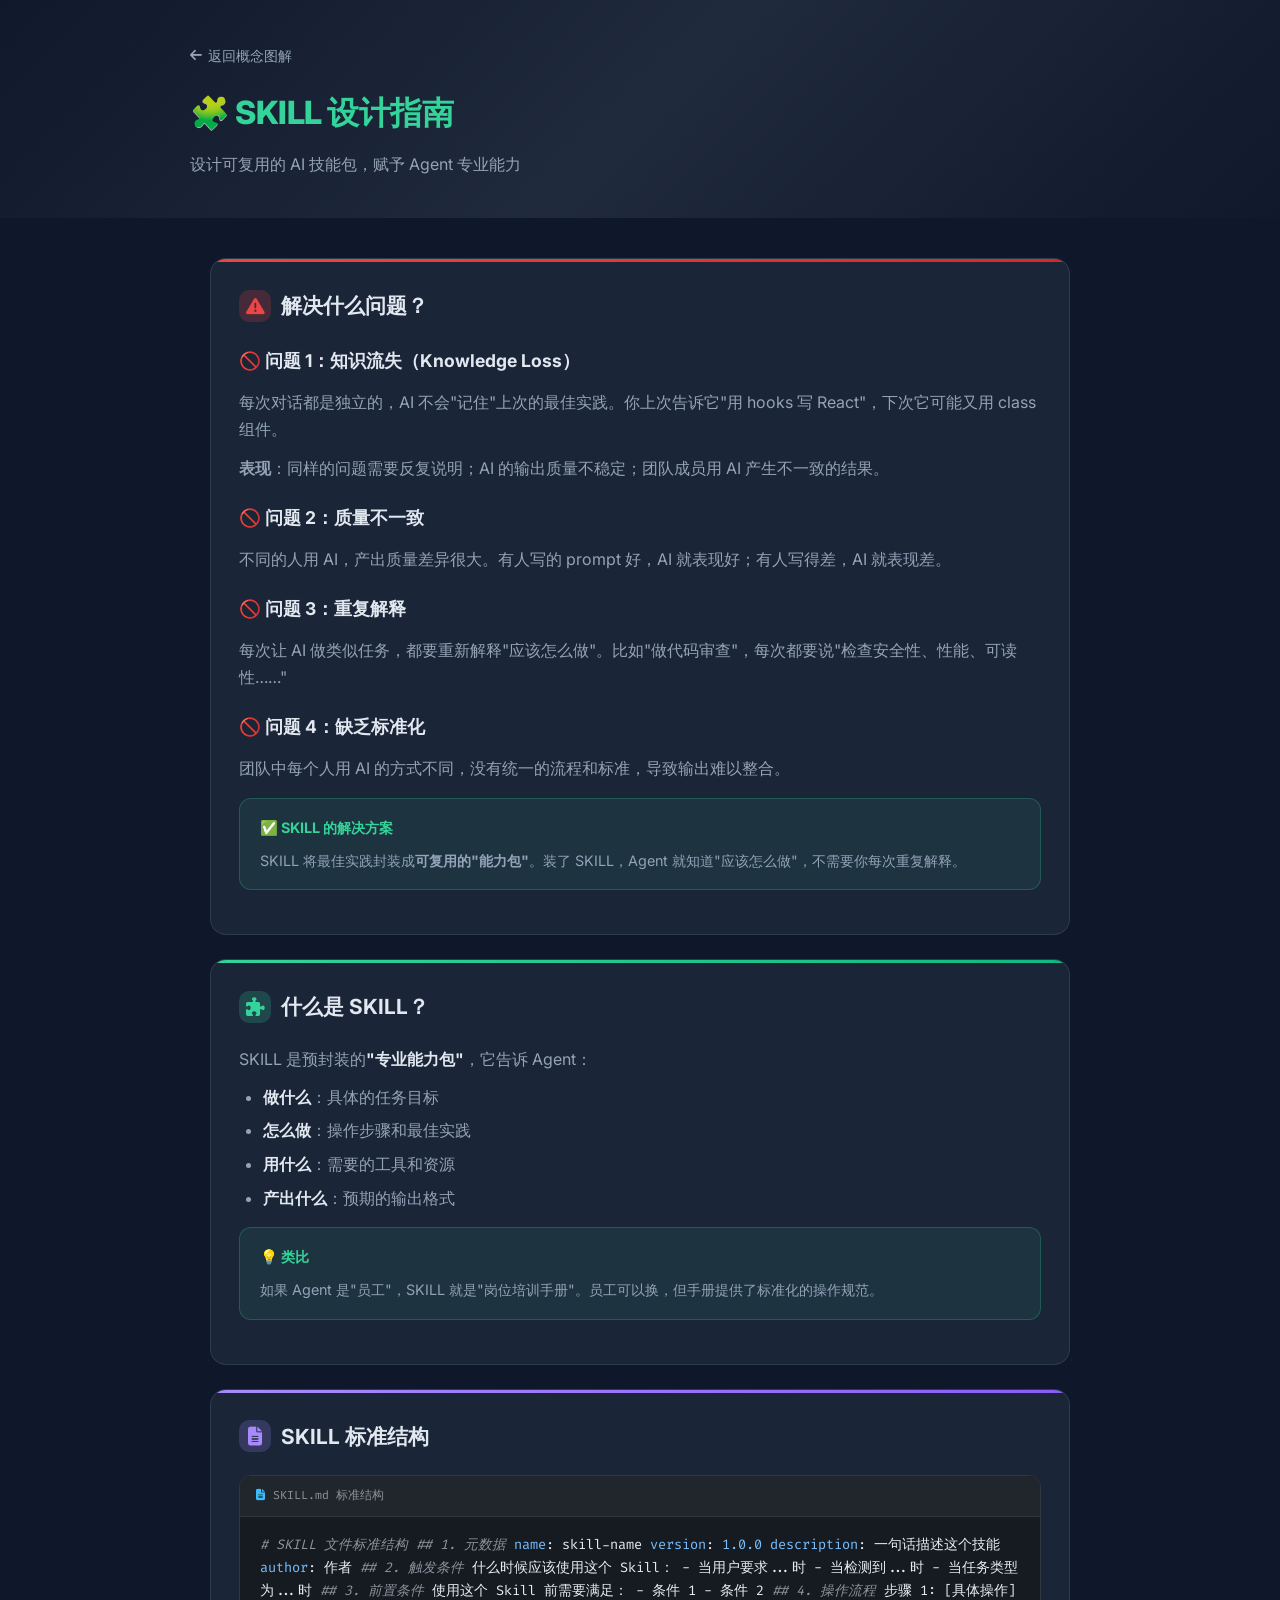
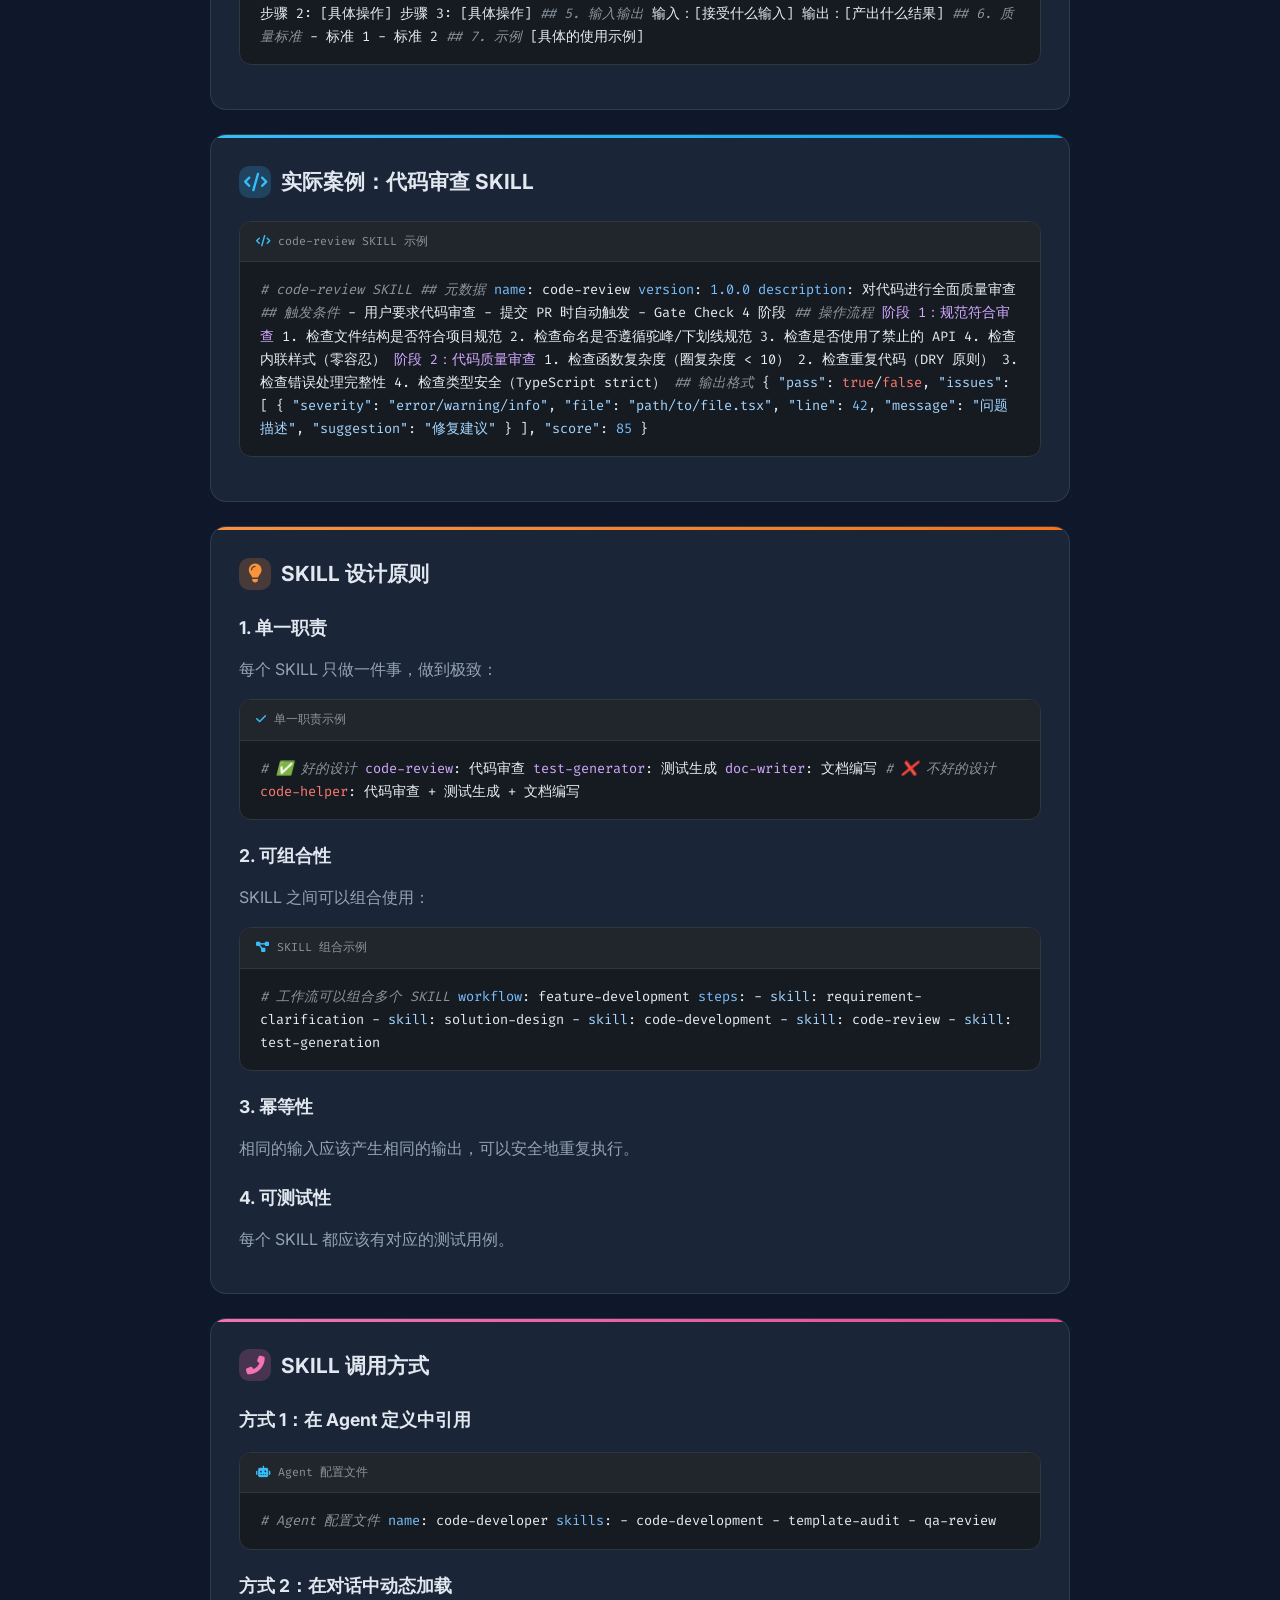
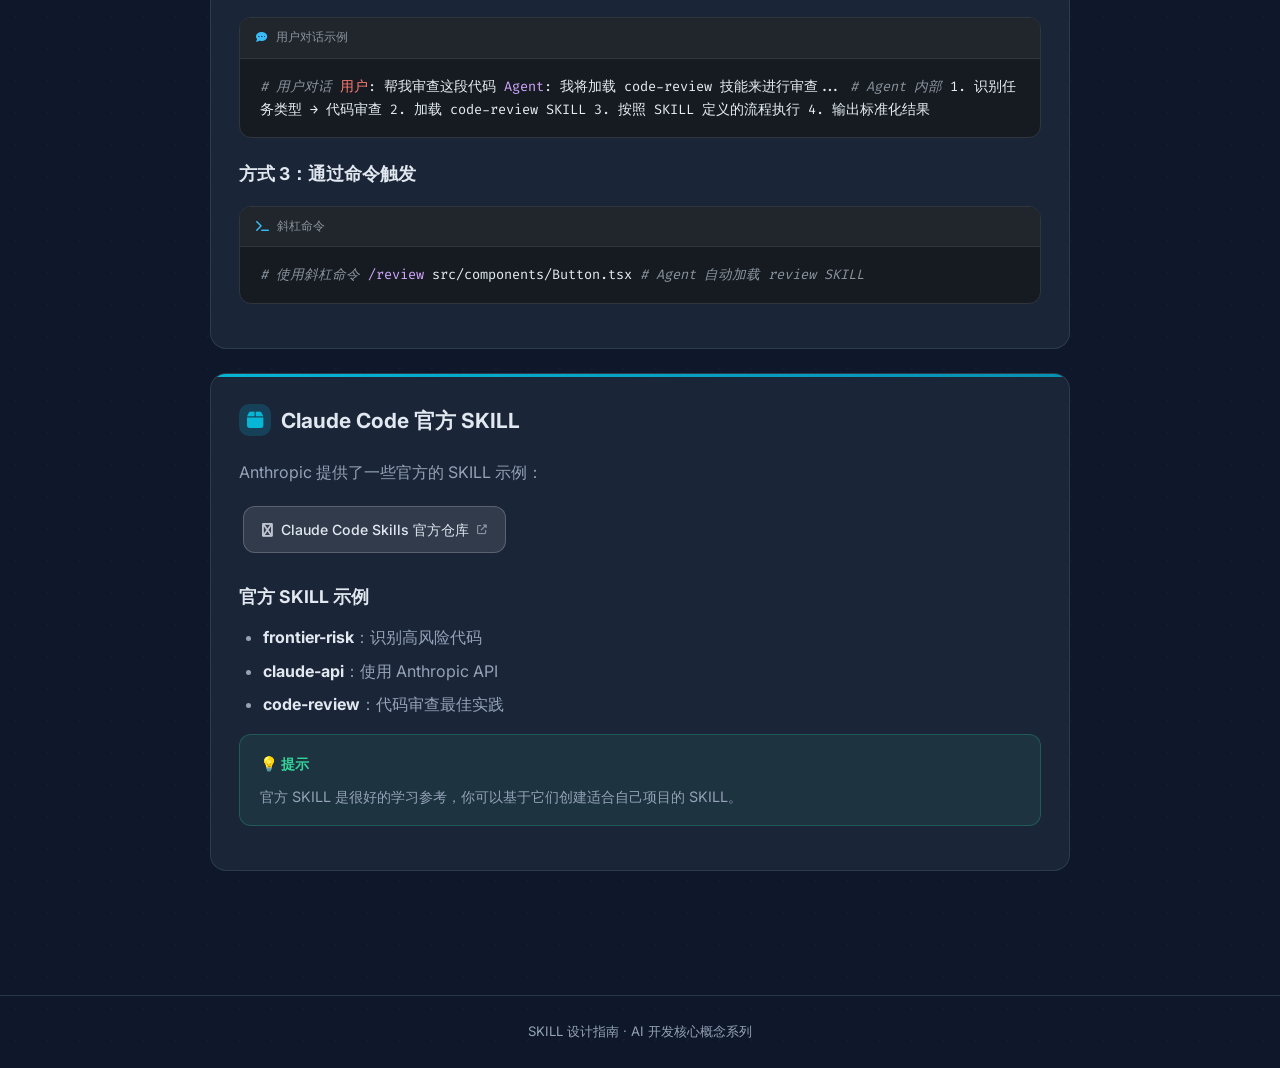
<file: guides/skill.html>
<!DOCTYPE html>
<html lang="zh-CN">
<head>
<meta charset="UTF-8">
<meta name="viewport" content="width=device-width, initial-scale=1.0">
<title>SKILL 设计指南 - AI 开发核心概念</title>
<link rel="preconnect" href="https://fonts.googleapis.com">
<link rel="preconnect" href="https://fonts.gstatic.com" crossorigin>
<link href="https://fonts.googleapis.com/css2?family=Fira+Code:wght@400;500;600;700&family=Inter:wght@300;400;500;600;700;800&display=swap" rel="stylesheet">
<link rel="stylesheet" href="https://cdn.jsdelivr.net/npm/@fortawesome/fontawesome-free@6.4.0/css/all.min.css">
<link rel="stylesheet" href="style.css">
<style>
  .header-content h1 { color: var(--accent3); }
</style>
</head>
<body>

<header class="guide-header">
  <div class="header-content">
    <a href="../ai-concepts.html" class="back-link">
      <i class="fas fa-arrow-left"></i>
      <span>返回概念图解</span>
    </a>
    <h1>🧩 SKILL 设计指南</h1>
    <p class="subtitle">设计可复用的 AI 技能包，赋予 Agent 专业能力</p>
  </div>
</header>

<div class="guide-container">

  <!-- 解决什么问题 -->
  <div class="glass-card" style="--card-from:#ef4444;--card-to:#dc2626">
    <div class="section-title">
      <span class="icon" style="background:rgba(239,68,68,0.2);color:#ef4444"><i class="fas fa-exclamation-triangle"></i></span>
      <span>解决什么问题？</span>
    </div>

    <h3>🚫 问题 1：知识流失（Knowledge Loss）</h3>
    <p>每次对话都是独立的，AI 不会"记住"上次的最佳实践。你上次告诉它"用 hooks 写 React"，下次它可能又用 class 组件。</p>
    <p><strong>表现</strong>：同样的问题需要反复说明；AI 的输出质量不稳定；团队成员用 AI 产生不一致的结果。</p>

    <h3>🚫 问题 2：质量不一致</h3>
    <p>不同的人用 AI，产出质量差异很大。有人写的 prompt 好，AI 就表现好；有人写得差，AI 就表现差。</p>

    <h3>🚫 问题 3：重复解释</h3>
    <p>每次让 AI 做类似任务，都要重新解释"应该怎么做"。比如"做代码审查"，每次都要说"检查安全性、性能、可读性……"</p>

    <h3>🚫 问题 4：缺乏标准化</h3>
    <p>团队中每个人用 AI 的方式不同，没有统一的流程和标准，导致输出难以整合。</p>

    <div class="tip-box">
      <div class="tip-title">✅ SKILL 的解决方案</div>
      <p>SKILL 将最佳实践封装成<strong>可复用的"能力包"</strong>。装了 SKILL，Agent 就知道"应该怎么做"，不需要你每次重复解释。</p>
    </div>
  </div>

  <!-- 什么是 SKILL -->
  <div class="glass-card" style="--card-from:#34d399;--card-to:#10b981">
    <div class="section-title">
      <span class="icon" style="background:rgba(52,211,153,0.2);color:var(--accent3)"><i class="fas fa-puzzle-piece"></i></span>
      <span>什么是 SKILL？</span>
    </div>
    <p>SKILL 是预封装的<strong style="color:var(--text)">"专业能力包"</strong>，它告诉 Agent：</p>
    <ul>
      <li><strong>做什么</strong>：具体的任务目标</li>
      <li><strong>怎么做</strong>：操作步骤和最佳实践</li>
      <li><strong>用什么</strong>：需要的工具和资源</li>
      <li><strong>产出什么</strong>：预期的输出格式</li>
    </ul>

    <div class="tip-box">
      <div class="tip-title">💡 类比</div>
      <p>如果 Agent 是"员工"，SKILL 就是"岗位培训手册"。员工可以换，但手册提供了标准化的操作规范。</p>
    </div>
  </div>

  <!-- SKILL 结构 -->
  <div class="glass-card" style="--card-from:#a78bfa;--card-to:#8b5cf6">
    <div class="section-title">
      <span class="icon" style="background:rgba(167,139,250,0.2);color:var(--accent2)"><i class="fas fa-file-alt"></i></span>
      <span>SKILL 标准结构</span>
    </div>

    <div class="code-block">
      <div class="code-block-header">
        <span class="filename"><i class="fas fa-file-alt"></i> SKILL.md 标准结构</span>
      </div>
      <div class="code-block-content">
<span class="comment"># SKILL 文件标准结构</span>

<span class="comment">## 1. 元数据</span>
<span class="property">name</span>: skill-name
<span class="property">version</span>: <span class="number">1.0.0</span>
<span class="property">description</span>: 一句话描述这个技能
<span class="property">author</span>: 作者

<span class="comment">## 2. 触发条件</span>
什么时候应该使用这个 Skill：
- 当用户要求...时
- 当检测到...时
- 当任务类型为...时

<span class="comment">## 3. 前置条件</span>
使用这个 Skill 前需要满足：
- 条件 1
- 条件 2

<span class="comment">## 4. 操作流程</span>
步骤 1: [具体操作]
步骤 2: [具体操作]
步骤 3: [具体操作]

<span class="comment">## 5. 输入输出</span>
输入：[接受什么输入]
输出：[产出什么结果]

<span class="comment">## 6. 质量标准</span>
- 标准 1
- 标准 2

<span class="comment">## 7. 示例</span>
[具体的使用示例]
      </div>
    </div>
  </div>

  <!-- 实际案例 -->
  <div class="glass-card" style="--card-from:#38bdf8;--card-to:#0ea5e9">
    <div class="section-title">
      <span class="icon" style="background:rgba(56,189,248,0.2);color:var(--accent)"><i class="fas fa-code"></i></span>
      <span>实际案例：代码审查 SKILL</span>
    </div>

    <div class="code-block">
      <div class="code-block-header">
        <span class="filename"><i class="fas fa-code"></i> code-review SKILL 示例</span>
      </div>
      <div class="code-block-content">
<span class="comment"># code-review SKILL</span>

<span class="comment">## 元数据</span>
<span class="property">name</span>: code-review
<span class="property">version</span>: <span class="number">1.0.0</span>
<span class="property">description</span>: 对代码进行全面质量审查

<span class="comment">## 触发条件</span>
- 用户要求代码审查
- 提交 PR 时自动触发
- Gate Check 4 阶段

<span class="comment">## 操作流程</span>

<span class="function">阶段 1：规范符合审查</span>
1. 检查文件结构是否符合项目规范
2. 检查命名是否遵循驼峰/下划线规范
3. 检查是否使用了禁止的 API
4. 检查内联样式（零容忍）

<span class="function">阶段 2：代码质量审查</span>
1. 检查函数复杂度（圈复杂度 < 10）
2. 检查重复代码（DRY 原则）
3. 检查错误处理完整性
4. 检查类型安全（TypeScript strict）

<span class="comment">## 输出格式</span>
{
  <span class="string">"pass"</span>: <span class="keyword">true</span>/<span class="keyword">false</span>,
  <span class="string">"issues"</span>: [
    {
      <span class="string">"severity"</span>: <span class="string">"error/warning/info"</span>,
      <span class="string">"file"</span>: <span class="string">"path/to/file.tsx"</span>,
      <span class="string">"line"</span>: <span class="number">42</span>,
      <span class="string">"message"</span>: <span class="string">"问题描述"</span>,
      <span class="string">"suggestion"</span>: <span class="string">"修复建议"</span>
    }
  ],
  <span class="string">"score"</span>: <span class="number">85</span>
}
      </div>
    </div>
  </div>

  <!-- SKILL 设计原则 -->
  <div class="glass-card" style="--card-from:#fb923c;--card-to:#f97316">
    <div class="section-title">
      <span class="icon" style="background:rgba(251,146,60,0.2);color:var(--accent4)"><i class="fas fa-lightbulb"></i></span>
      <span>SKILL 设计原则</span>
    </div>

    <h3>1. 单一职责</h3>
    <p>每个 SKILL 只做一件事，做到极致：</p>
    <div class="code-block">
      <div class="code-block-header">
        <span class="filename"><i class="fas fa-check"></i> 单一职责示例</span>
      </div>
      <div class="code-block-content">
<span class="comment"># ✅ 好的设计</span>
<span class="function">code-review</span>: 代码审查
<span class="function">test-generator</span>: 测试生成
<span class="function">doc-writer</span>: 文档编写

<span class="comment"># ❌ 不好的设计</span>
<span class="keyword">code-helper</span>: 代码审查 + 测试生成 + 文档编写
      </div>
    </div>

    <h3>2. 可组合性</h3>
    <p>SKILL 之间可以组合使用：</p>
    <div class="code-block">
      <div class="code-block-header">
        <span class="filename"><i class="fas fa-project-diagram"></i> SKILL 组合示例</span>
      </div>
      <div class="code-block-content">
<span class="comment"># 工作流可以组合多个 SKILL</span>
<span class="property">workflow</span>: feature-development
  <span class="property">steps</span>:
    - <span class="string">skill</span>: requirement-clarification
    - <span class="string">skill</span>: solution-design
    - <span class="string">skill</span>: code-development
    - <span class="string">skill</span>: code-review
    - <span class="string">skill</span>: test-generation
      </div>
    </div>

    <h3>3. 幂等性</h3>
    <p>相同的输入应该产生相同的输出，可以安全地重复执行。</p>

    <h3>4. 可测试性</h3>
    <p>每个 SKILL 都应该有对应的测试用例。</p>
  </div>

  <!-- 调用方式 -->
  <div class="glass-card" style="--card-from:#f472b6;--card-to:#ec4899">
    <div class="section-title">
      <span class="icon" style="background:rgba(244,114,182,0.2);color:var(--accent5)"><i class="fas fa-phone-alt"></i></span>
      <span>SKILL 调用方式</span>
    </div>

    <h3>方式 1：在 Agent 定义中引用</h3>
    <div class="code-block">
      <div class="code-block-header">
        <span class="filename"><i class="fas fa-robot"></i> Agent 配置文件</span>
      </div>
      <div class="code-block-content">
<span class="comment"># Agent 配置文件</span>
<span class="property">name</span>: code-developer
<span class="property">skills</span>:
  - code-development
  - template-audit
  - qa-review
      </div>
    </div>

    <h3>方式 2：在对话中动态加载</h3>
    <div class="code-block">
      <div class="code-block-header">
        <span class="filename"><i class="fas fa-comment-dots"></i> 用户对话示例</span>
      </div>
      <div class="code-block-content">
<span class="comment"># 用户对话</span>
<span class="keyword">用户</span>: 帮我审查这段代码
<span class="function">Agent</span>: 我将加载 code-review 技能来进行审查...

<span class="comment"># Agent 内部</span>
1. 识别任务类型 → 代码审查
2. 加载 code-review SKILL
3. 按照 SKILL 定义的流程执行
4. 输出标准化结果
      </div>
    </div>

    <h3>方式 3：通过命令触发</h3>
    <div class="code-block">
      <div class="code-block-header">
        <span class="filename"><i class="fas fa-terminal"></i> 斜杠命令</span>
      </div>
      <div class="code-block-content">
<span class="comment"># 使用斜杠命令</span>
<span class="function">/review</span> src/components/Button.tsx

<span class="comment"># Agent 自动加载 review SKILL</span>
      </div>
    </div>
  </div>

  <!-- Claude Code Skills -->
  <div class="glass-card" style="--card-from:#06b6d4;--card-to:#0891b2">
    <div class="section-title">
      <span class="icon" style="background:rgba(6,182,212,0.2);color:#06b6d4"><i class="fas fa-box"></i></span>
      <span>Claude Code 官方 SKILL</span>
    </div>
    <p>Anthropic 提供了一些官方的 SKILL 示例：</p>

    <a href="https://github.com/anthropics/skills" target="_blank" class="resource-link">
      <i class="fas fa-github"></i>
      <span>Claude Code Skills 官方仓库</span>
      <i class="fas fa-external-link-alt" style="font-size:0.7em;opacity:0.5"></i>
    </a>

    <h3>官方 SKILL 示例</h3>
    <ul>
      <li><strong>frontier-risk</strong>：识别高风险代码</li>
      <li><strong>claude-api</strong>：使用 Anthropic API</li>
      <li><strong>code-review</strong>：代码审查最佳实践</li>
    </ul>

    <div class="tip-box">
      <div class="tip-title">💡 提示</div>
      <p>官方 SKILL 是很好的学习参考，你可以基于它们创建适合自己项目的 SKILL。</p>
    </div>
  </div>

</div>

<footer class="guide-footer">
  SKILL 设计指南 · AI 开发核心概念系列
</footer>

</body>
</html>
</file>
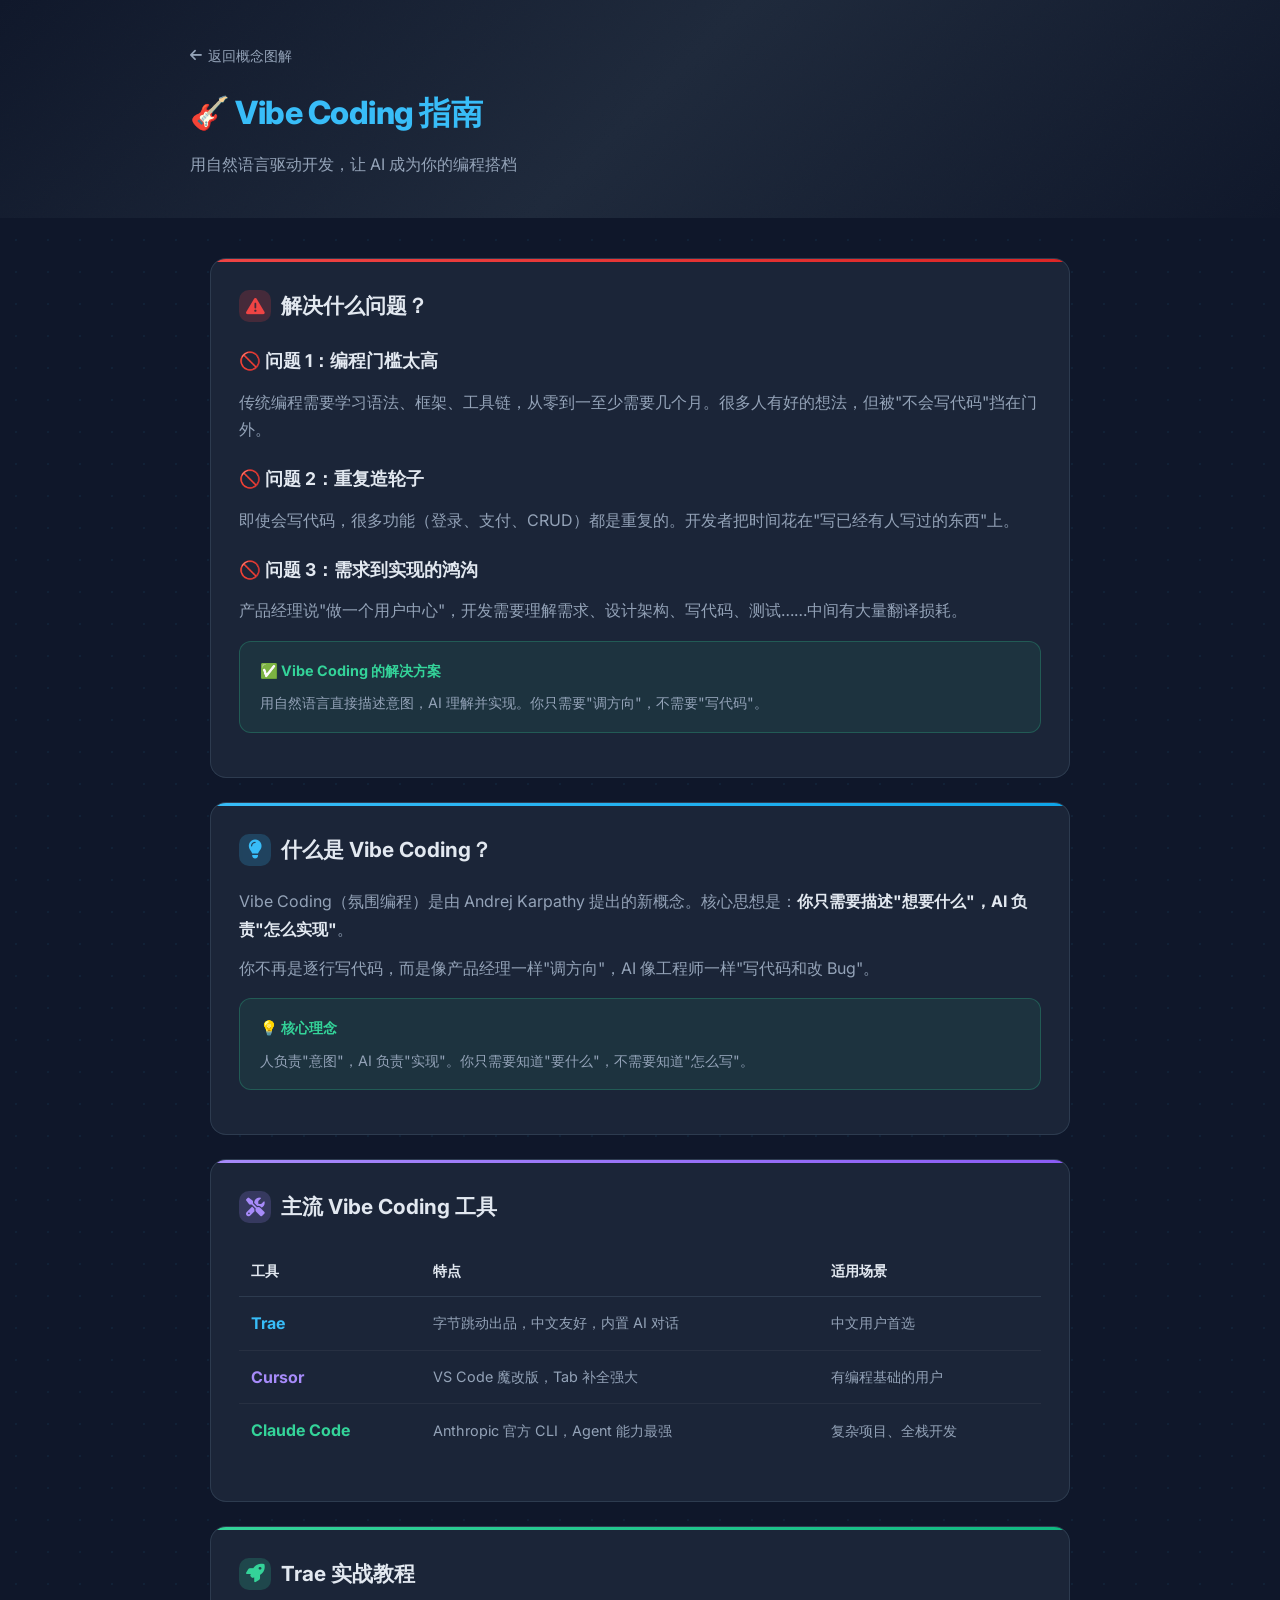
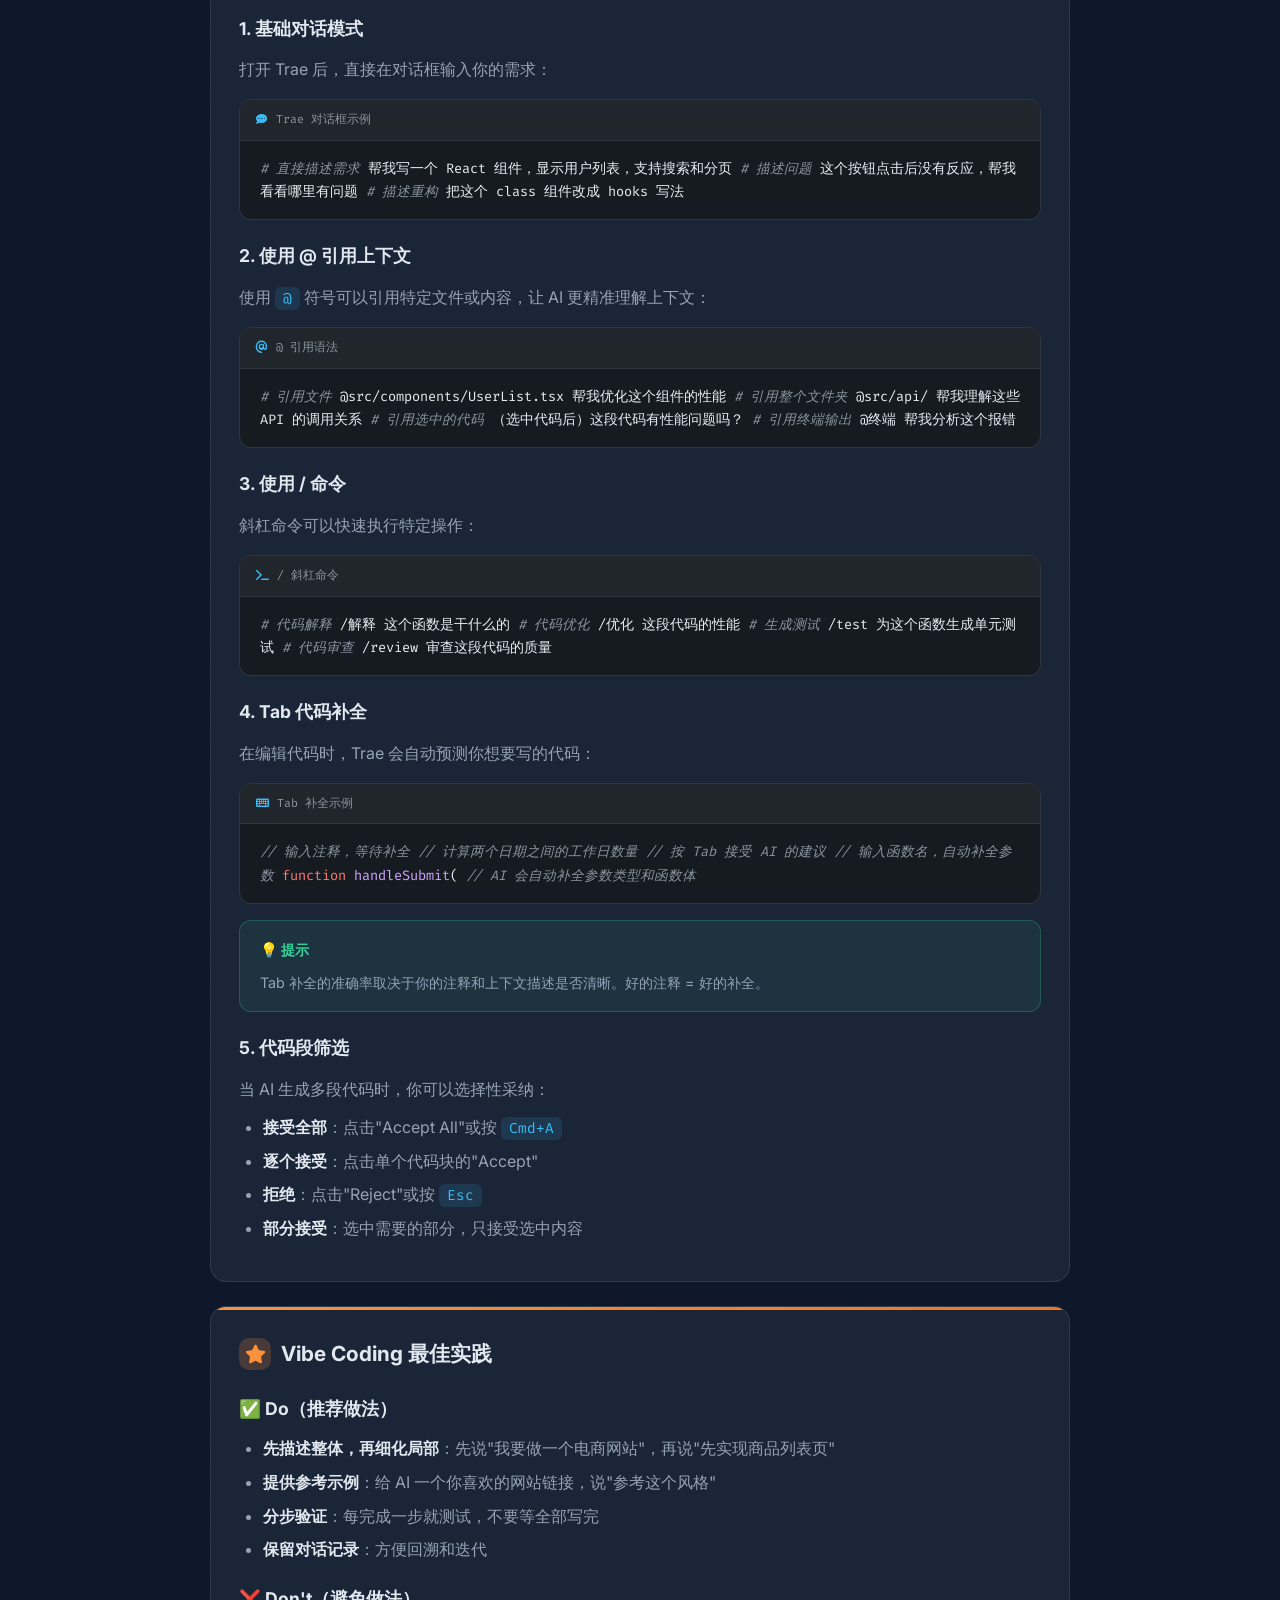
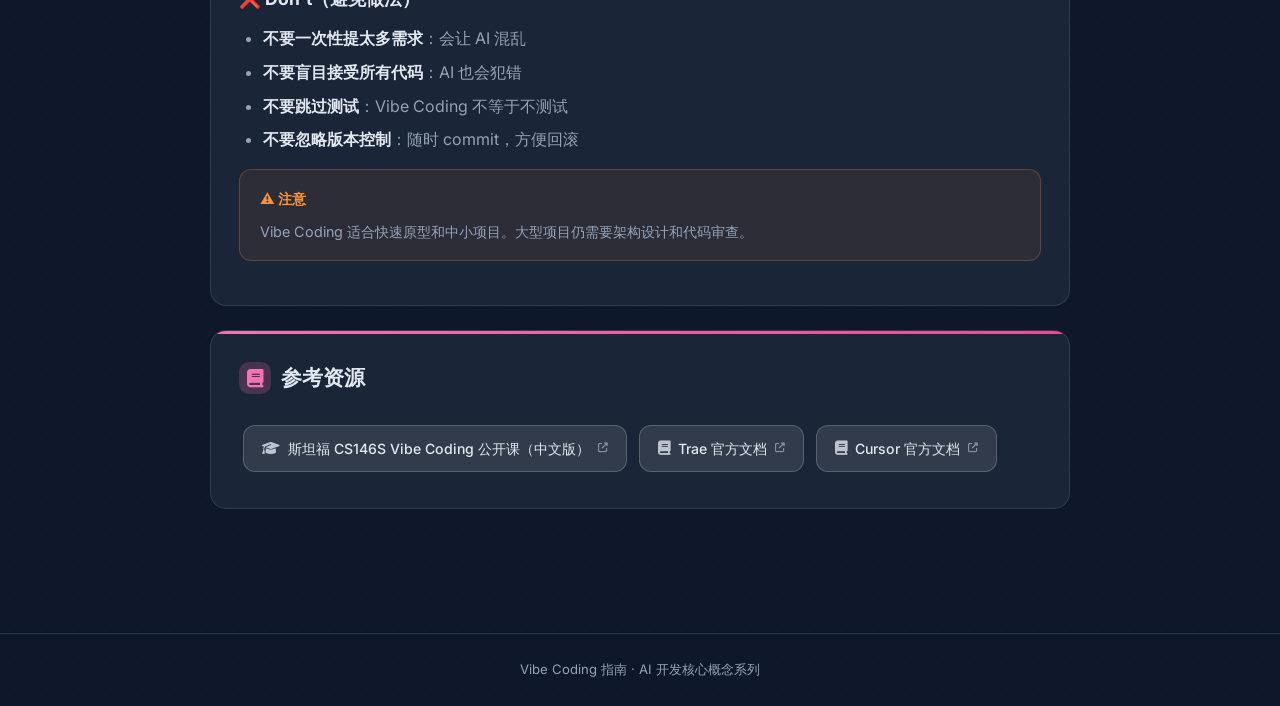
<file: guides/vibe-coding.html>
<!DOCTYPE html>
<html lang="zh-CN">
<head>
<meta charset="UTF-8">
<meta name="viewport" content="width=device-width, initial-scale=1.0">
<title>Vibe Coding 指南 - AI 开发核心概念</title>
<link rel="preconnect" href="https://fonts.googleapis.com">
<link rel="preconnect" href="https://fonts.gstatic.com" crossorigin>
<link href="https://fonts.googleapis.com/css2?family=Fira+Code:wght@400;500;600;700&family=Inter:wght@300;400;500;600;700;800&display=swap" rel="stylesheet">
<link rel="stylesheet" href="https://cdn.jsdelivr.net/npm/@fortawesome/fontawesome-free@6.4.0/css/all.min.css">
<link rel="stylesheet" href="style.css">
<style>
  .header-content h1 { color: var(--accent); }
</style>
</head>
<body>

<header class="guide-header">
  <div class="header-content">
    <a href="../ai-concepts.html" class="back-link">
      <i class="fas fa-arrow-left"></i>
      <span>返回概念图解</span>
    </a>
    <h1>🎸 Vibe Coding 指南</h1>
    <p class="subtitle">用自然语言驱动开发，让 AI 成为你的编程搭档</p>
  </div>
</header>

<div class="guide-container">

  <!-- 解决什么问题 -->
  <div class="glass-card" style="--card-from:#ef4444;--card-to:#dc2626">
    <div class="section-title">
      <span class="icon" style="background:rgba(239,68,68,0.2);color:#ef4444"><i class="fas fa-exclamation-triangle"></i></span>
      <span>解决什么问题？</span>
    </div>

    <h3>🚫 问题 1：编程门槛太高</h3>
    <p>传统编程需要学习语法、框架、工具链，从零到一至少需要几个月。很多人有好的想法，但被"不会写代码"挡在门外。</p>

    <h3>🚫 问题 2：重复造轮子</h3>
    <p>即使会写代码，很多功能（登录、支付、CRUD）都是重复的。开发者把时间花在"写已经有人写过的东西"上。</p>

    <h3>🚫 问题 3：需求到实现的鸿沟</h3>
    <p>产品经理说"做一个用户中心"，开发需要理解需求、设计架构、写代码、测试……中间有大量翻译损耗。</p>

    <div class="tip-box">
      <div class="tip-title">✅ Vibe Coding 的解决方案</div>
      <p>用自然语言直接描述意图，AI 理解并实现。你只需要"调方向"，不需要"写代码"。</p>
    </div>
  </div>

  <!-- 什么是 Vibe Coding -->
  <div class="glass-card" style="--card-from:#38bdf8;--card-to:#0ea5e9">
    <div class="section-title">
      <span class="icon" style="background:rgba(56,189,248,0.2);color:var(--accent)"><i class="fas fa-lightbulb"></i></span>
      <span>什么是 Vibe Coding？</span>
    </div>
    <p>Vibe Coding（氛围编程）是由 Andrej Karpathy 提出的新概念。核心思想是：<strong style="color:var(--text)">你只需要描述"想要什么"，AI 负责"怎么实现"</strong>。</p>
    <p>你不再是逐行写代码，而是像产品经理一样"调方向"，AI 像工程师一样"写代码和改 Bug"。</p>

    <div class="tip-box">
      <div class="tip-title">💡 核心理念</div>
      <p>人负责"意图"，AI 负责"实现"。你只需要知道"要什么"，不需要知道"怎么写"。</p>
    </div>
  </div>

  <!-- 工具对比 -->
  <div class="glass-card" style="--card-from:#a78bfa;--card-to:#8b5cf6">
    <div class="section-title">
      <span class="icon" style="background:rgba(167,139,250,0.2);color:var(--accent2)"><i class="fas fa-tools"></i></span>
      <span>主流 Vibe Coding 工具</span>
    </div>

    <table style="width:100%;border-collapse:collapse;margin:16px 0">
      <thead>
        <tr style="border-bottom:1px solid var(--border)">
          <th style="text-align:left;padding:12px;color:var(--text);font-size:0.9em">工具</th>
          <th style="text-align:left;padding:12px;color:var(--text);font-size:0.9em">特点</th>
          <th style="text-align:left;padding:12px;color:var(--text);font-size:0.9em">适用场景</th>
        </tr>
      </thead>
      <tbody>
        <tr style="border-bottom:1px solid rgba(255,255,255,0.05)">
          <td style="padding:12px;color:var(--accent)"><strong>Trae</strong></td>
          <td style="padding:12px;color:var(--text-secondary);font-size:0.9em">字节跳动出品，中文友好，内置 AI 对话</td>
          <td style="padding:12px;color:var(--text-secondary);font-size:0.9em">中文用户首选</td>
        </tr>
        <tr style="border-bottom:1px solid rgba(255,255,255,0.05)">
          <td style="padding:12px;color:var(--accent2)"><strong>Cursor</strong></td>
          <td style="padding:12px;color:var(--text-secondary);font-size:0.9em">VS Code 魔改版，Tab 补全强大</td>
          <td style="padding:12px;color:var(--text-secondary);font-size:0.9em">有编程基础的用户</td>
        </tr>
        <tr>
          <td style="padding:12px;color:var(--accent3)"><strong>Claude Code</strong></td>
          <td style="padding:12px;color:var(--text-secondary);font-size:0.9em">Anthropic 官方 CLI，Agent 能力最强</td>
          <td style="padding:12px;color:var(--text-secondary);font-size:0.9em">复杂项目、全栈开发</td>
        </tr>
      </tbody>
    </table>
  </div>

  <!-- Trae 使用教程 -->
  <div class="glass-card" style="--card-from:#34d399;--card-to:#10b981">
    <div class="section-title">
      <span class="icon" style="background:rgba(52,211,153,0.2);color:var(--accent3)"><i class="fas fa-rocket"></i></span>
      <span>Trae 实战教程</span>
    </div>

    <h3>1. 基础对话模式</h3>
    <p>打开 Trae 后，直接在对话框输入你的需求：</p>
    <div class="code-block">
      <div class="code-block-header">
        <span class="filename"><i class="fas fa-comment-dots"></i> Trae 对话框示例</span>
      </div>
      <div class="code-block-content">
<span class="comment"># 直接描述需求</span>
帮我写一个 React 组件，显示用户列表，支持搜索和分页

<span class="comment"># 描述问题</span>
这个按钮点击后没有反应，帮我看看哪里有问题

<span class="comment"># 描述重构</span>
把这个 class 组件改成 hooks 写法
      </div>
    </div>

    <h3>2. 使用 @ 引用上下文</h3>
    <p>使用 <code>@</code> 符号可以引用特定文件或内容，让 AI 更精准理解上下文：</p>
    <div class="code-block">
      <div class="code-block-header">
        <span class="filename"><i class="fas fa-at"></i> @ 引用语法</span>
      </div>
      <div class="code-block-content">
<span class="comment"># 引用文件</span>
@src/components/UserList.tsx 帮我优化这个组件的性能

<span class="comment"># 引用整个文件夹</span>
@src/api/ 帮我理解这些 API 的调用关系

<span class="comment"># 引用选中的代码</span>
（选中代码后）这段代码有性能问题吗？

<span class="comment"># 引用终端输出</span>
@终端 帮我分析这个报错
      </div>
    </div>

    <h3>3. 使用 / 命令</h3>
    <p>斜杠命令可以快速执行特定操作：</p>
    <div class="code-block">
      <div class="code-block-header">
        <span class="filename"><i class="fas fa-terminal"></i> / 斜杠命令</span>
      </div>
      <div class="code-block-content">
<span class="comment"># 代码解释</span>
/解释 这个函数是干什么的

<span class="comment"># 代码优化</span>
/优化 这段代码的性能

<span class="comment"># 生成测试</span>
/test 为这个函数生成单元测试

<span class="comment"># 代码审查</span>
/review 审查这段代码的质量
      </div>
    </div>

    <h3>4. Tab 代码补全</h3>
    <p>在编辑代码时，Trae 会自动预测你想要写的代码：</p>
    <div class="code-block">
      <div class="code-block-header">
        <span class="filename"><i class="fas fa-keyboard"></i> Tab 补全示例</span>
      </div>
      <div class="code-block-content">
<span class="comment">// 输入注释，等待补全</span>
<span class="comment">// 计算两个日期之间的工作日数量</span>
<span class="comment">// 按 Tab 接受 AI 的建议</span>

<span class="comment">// 输入函数名，自动补全参数</span>
<span class="keyword">function</span> <span class="function">handleSubmit</span>(
<span class="comment">// AI 会自动补全参数类型和函数体</span>
      </div>
    </div>

    <div class="tip-box">
      <div class="tip-title">💡 提示</div>
      <p>Tab 补全的准确率取决于你的注释和上下文描述是否清晰。好的注释 = 好的补全。</p>
    </div>

    <h3>5. 代码段筛选</h3>
    <p>当 AI 生成多段代码时，你可以选择性采纳：</p>
    <ul>
      <li><strong>接受全部</strong>：点击"Accept All"或按 <code>Cmd+A</code></li>
      <li><strong>逐个接受</strong>：点击单个代码块的"Accept"</li>
      <li><strong>拒绝</strong>：点击"Reject"或按 <code>Esc</code></li>
      <li><strong>部分接受</strong>：选中需要的部分，只接受选中内容</li>
    </ul>
  </div>

  <!-- 最佳实践 -->
  <div class="glass-card" style="--card-from:#fb923c;--card-to:#f97316">
    <div class="section-title">
      <span class="icon" style="background:rgba(251,146,60,0.2);color:var(--accent4)"><i class="fas fa-star"></i></span>
      <span>Vibe Coding 最佳实践</span>
    </div>

    <h3>✅ Do（推荐做法）</h3>
    <ul>
      <li><strong>先描述整体，再细化局部</strong>：先说"我要做一个电商网站"，再说"先实现商品列表页"</li>
      <li><strong>提供参考示例</strong>：给 AI 一个你喜欢的网站链接，说"参考这个风格"</li>
      <li><strong>分步验证</strong>：每完成一步就测试，不要等全部写完</li>
      <li><strong>保留对话记录</strong>：方便回溯和迭代</li>
    </ul>

    <h3>❌ Don't（避免做法）</h3>
    <ul>
      <li><strong>不要一次性提太多需求</strong>：会让 AI 混乱</li>
      <li><strong>不要盲目接受所有代码</strong>：AI 也会犯错</li>
      <li><strong>不要跳过测试</strong>：Vibe Coding 不等于不测试</li>
      <li><strong>不要忽略版本控制</strong>：随时 commit，方便回滚</li>
    </ul>

    <div class="warn-box">
      <div class="warn-title">⚠️ 注意</div>
      <p>Vibe Coding 适合快速原型和中小项目。大型项目仍需要架构设计和代码审查。</p>
    </div>
  </div>

  <!-- 参考资源 -->
  <div class="glass-card" style="--card-from:#f472b6;--card-to:#ec4899">
    <div class="section-title">
      <span class="icon" style="background:rgba(244,114,182,0.2);color:var(--accent5)"><i class="fas fa-book"></i></span>
      <span>参考资源</span>
    </div>

    <a href="https://github.com/BIT-ENGD/cs146s_cn" target="_blank" class="resource-link">
      <i class="fas fa-graduation-cap"></i>
      <span>斯坦福 CS146S Vibe Coding 公开课（中文版）</span>
      <i class="fas fa-external-link-alt" style="font-size:0.7em;opacity:0.5"></i>
    </a>

    <a href="https://docs.trae.ai" target="_blank" class="resource-link">
      <i class="fas fa-book"></i>
      <span>Trae 官方文档</span>
      <i class="fas fa-external-link-alt" style="font-size:0.7em;opacity:0.5"></i>
    </a>

    <a href="https://www.cursor.com/docs" target="_blank" class="resource-link">
      <i class="fas fa-book"></i>
      <span>Cursor 官方文档</span>
      <i class="fas fa-external-link-alt" style="font-size:0.7em;opacity:0.5"></i>
    </a>
  </div>

</div>

<footer class="guide-footer">
  Vibe Coding 指南 · AI 开发核心概念系列
</footer>

</body>
</html>
</file>
<file: guides/style.css>
/* ============================================================
   Shared Styles for Guide Pages
   ============================================================ */

/* Keyframe Animations */
@keyframes shimmer {
  0%   { background-position: -200% center; }
  100% { background-position:  200% center; }
}
@keyframes grain {
  0%, 100% { transform: translate(0, 0); }
  10%       { transform: translate(-2%, -3%); }
  30%       { transform: translate(3%, 2%); }
  50%       { transform: translate(-1%, 4%); }
  70%       { transform: translate(2%, -2%); }
  90%       { transform: translate(-3%, 1%); }
}

/* CSS Variables */
:root {
  --bg: #0f172a;
  --bg-subtle: #1e293b;
  --card: rgba(30,41,59,0.85);
  --border: rgba(51,65,85,0.8);
  --text: #e2e8f0;
  --text-secondary: #94a3b8;
  --accent: #38bdf8;
  --accent2: #a78bfa;
  --accent3: #34d399;
  --accent4: #fb923c;
  --accent5: #f472b6;
  --accent6: #facc15;
  --shadow: 0 4px 24px rgba(0,0,0,0.25);
  --shadow-lg: 0 12px 40px rgba(0,0,0,0.35);
  --radius: 16px;
  --transition: all 0.3s cubic-bezier(0.4, 0, 0.2, 1);
}

/* Reset & Base */
* { margin: 0; padding: 0; box-sizing: border-box; }
html { scroll-behavior: smooth; }
body {
  font-family: 'Inter', -apple-system, BlinkMacSystemFont, 'Segoe UI', 'PingFang SC', 'Noto Sans SC', sans-serif;
  background: var(--bg);
  background-image: radial-gradient(circle, rgba(56,189,248,0.06) 1px, transparent 1px);
  background-size: 32px 32px;
  color: var(--text);
  line-height: 1.8;
  -webkit-font-smoothing: antialiased;
}

/* Header */
.guide-header {
  background: linear-gradient(135deg, #0f172a 0%, #1e293b 50%, #0f172a 100%);
  position: relative;
  overflow: hidden;
  padding: 40px 20px;
}
.guide-header::before {
  content: '';
  position: absolute;
  inset: -50%;
  width: 200%;
  height: 200%;
  background-image: url("data:image/svg+xml,%3Csvg viewBox='0 0 256 256' xmlns='http://www.w3.org/2000/svg'%3E%3Cfilter id='noise'%3E%3CfeTurbulence type='fractalNoise' baseFrequency='0.9' numOctaves='4' stitchTiles='stitch'/%3E%3C/filter%3E%3Crect width='100%25' height='100%25' filter='url(%23noise)' opacity='0.04'/%3E%3C/svg%3E");
  pointer-events: none;
  opacity: 0.3;
  animation: grain 8s steps(10) infinite;
  z-index: 0;
}
.header-content {
  position: relative;
  z-index: 1;
  max-width: 900px;
  margin: 0 auto;
}
.header-content .back-link {
  display: inline-flex;
  align-items: center;
  gap: 6px;
  color: var(--text-secondary);
  text-decoration: none;
  font-size: 0.85em;
  margin-bottom: 16px;
  transition: var(--transition);
}
.header-content .back-link:hover {
  color: var(--accent);
}
.header-content h1 {
  font-size: 2em;
  font-weight: 800;
  margin-bottom: 8px;
  letter-spacing: -0.5px;
}
.header-content .subtitle {
  color: var(--text-secondary);
  font-size: 1em;
}

/* Container */
.guide-container {
  max-width: 900px;
  margin: 0 auto;
  padding: 40px 20px;
}

/* Glass Card */
.glass-card {
  background: var(--card);
  backdrop-filter: blur(16px);
  -webkit-backdrop-filter: blur(16px);
  border: 1px solid var(--border);
  border-radius: var(--radius);
  padding: 28px;
  margin-bottom: 24px;
  position: relative;
  overflow: hidden;
}
.glass-card::before {
  content: '';
  position: absolute;
  top: 0; left: 0; right: 0;
  height: 3px;
  background: linear-gradient(90deg, var(--card-from, var(--accent)), var(--card-to, var(--accent2)));
}

/* Section Title */
.section-title {
  display: flex;
  align-items: center;
  gap: 10px;
  font-size: 1.3em;
  font-weight: 700;
  margin-bottom: 20px;
  color: var(--text);
}
.section-title .icon {
  width: 32px;
  height: 32px;
  border-radius: 10px;
  display: flex;
  align-items: center;
  justify-content: center;
  font-size: 0.9em;
  flex-shrink: 0;
}

/* Content Elements */
.glass-card h3 {
  font-size: 1.1em;
  font-weight: 700;
  margin: 20px 0 12px;
  color: var(--text);
}
.glass-card h3:first-child {
  margin-top: 0;
}
.glass-card p {
  color: var(--text-secondary);
  margin-bottom: 12px;
  line-height: 1.7;
}
.glass-card ul, .glass-card ol {
  margin: 12px 0;
  padding-left: 24px;
}
.glass-card li {
  color: var(--text-secondary);
  margin-bottom: 8px;
  line-height: 1.6;
}
.glass-card li strong {
  color: var(--text);
}

/* Code Block - Markdown Style */
.code-block {
  background: #161b22;
  border: 1px solid #30363d;
  border-radius: 12px;
  padding: 0;
  margin: 16px 0;
  overflow: hidden;
  font-family: 'Fira Code', 'Cascadia Code', 'Consolas', monospace;
  font-size: 0.85em;
  line-height: 1.7;
  color: #e6edf3;
}
.code-block-header {
  background: #21262d;
  padding: 10px 16px;
  border-bottom: 1px solid #30363d;
  display: flex;
  align-items: center;
  justify-content: space-between;
  font-size: 0.85em;
  color: #8b949e;
}
.code-block-header .filename {
  display: flex;
  align-items: center;
  gap: 8px;
}
.code-block-header .filename i {
  color: var(--accent);
}
.code-block-content {
  padding: 16px 20px;
  overflow-x: auto;
}
.code-block .line-number {
  color: #484f58;
  user-select: none;
  display: inline-block;
  width: 3em;
  text-align: right;
  margin-right: 1em;
}
.code-block .comment { color: #8b949e; font-style: italic; }
.code-block .keyword { color: #ff7b72; }
.code-block .string { color: #a5d6ff; }
.code-block .function { color: #d2a8ff; }
.code-block .type { color: #79c0ff; }
.code-block .number { color: #79c0ff; }
.code-block .operator { color: #ff7b72; }
.code-block .property { color: #79c0ff; }

/* Markdown-style blockquote */
.md-quote {
  background: rgba(56,189,248,0.08);
  border-left: 4px solid var(--accent);
  padding: 12px 16px;
  margin: 16px 0;
  border-radius: 0 8px 8px 0;
  color: var(--text-secondary);
}
.md-quote strong {
  color: var(--text);
}

/* Inline Code */
code {
  background: rgba(56,189,248,0.12);
  color: var(--accent);
  padding: 2px 8px;
  border-radius: 6px;
  font-family: 'Fira Code', monospace;
  font-size: 0.9em;
}

/* Tip/Note Box */
.tip-box {
  background: rgba(52,211,153,0.08);
  border: 1px solid rgba(52,211,153,0.25);
  border-radius: 12px;
  padding: 16px 20px;
  margin: 16px 0;
}
.tip-box .tip-title {
  color: var(--accent3);
  font-weight: 700;
  font-size: 0.9em;
  margin-bottom: 8px;
}
.tip-box p {
  color: var(--text-secondary);
  font-size: 0.9em;
  margin: 0;
}

.warn-box {
  background: rgba(251,146,60,0.08);
  border: 1px solid rgba(251,146,60,0.25);
  border-radius: 12px;
  padding: 16px 20px;
  margin: 16px 0;
}
.warn-box .warn-title {
  color: var(--accent4);
  font-weight: 700;
  font-size: 0.9em;
  margin-bottom: 8px;
}
.warn-box p {
  color: var(--text-secondary);
  font-size: 0.9em;
  margin: 0;
}

/* Tag */
.tag {
  display: inline-block;
  font-size: 0.72em;
  padding: 4px 12px;
  border-radius: 20px;
  font-weight: 600;
  margin-right: 8px;
}

/* Resource Link */
.resource-link {
  display: inline-flex;
  align-items: center;
  gap: 8px;
  padding: 10px 18px;
  background: rgba(255,255,255,0.1);
  border: 1px solid rgba(255,255,255,0.2);
  border-radius: 12px;
  color: var(--text);
  text-decoration: none;
  font-size: 0.88em;
  font-weight: 500;
  transition: var(--transition);
  margin: 8px 4px;
}
.resource-link:hover {
  background: rgba(255,255,255,0.18);
  border-color: rgba(255,255,255,0.3);
  transform: translateY(-2px);
}
.resource-link i {
  opacity: 0.8;
}

/* Footer */
.guide-footer {
  border-top: 1px solid var(--border);
  padding: 24px 20px;
  text-align: center;
  margin-top: 60px;
  color: var(--text-secondary);
  font-size: 0.82em;
}

/* Responsive */
@media (max-width: 768px) {
  .guide-header { padding: 28px 16px; }
  .header-content h1 { font-size: 1.5em; }
  .glass-card { padding: 20px; }
}

/* Scrollbar */
::-webkit-scrollbar { width: 6px; }
::-webkit-scrollbar-track { background: #0f172a; }
::-webkit-scrollbar-thumb { background: #334155; border-radius: 3px; }
</file>
